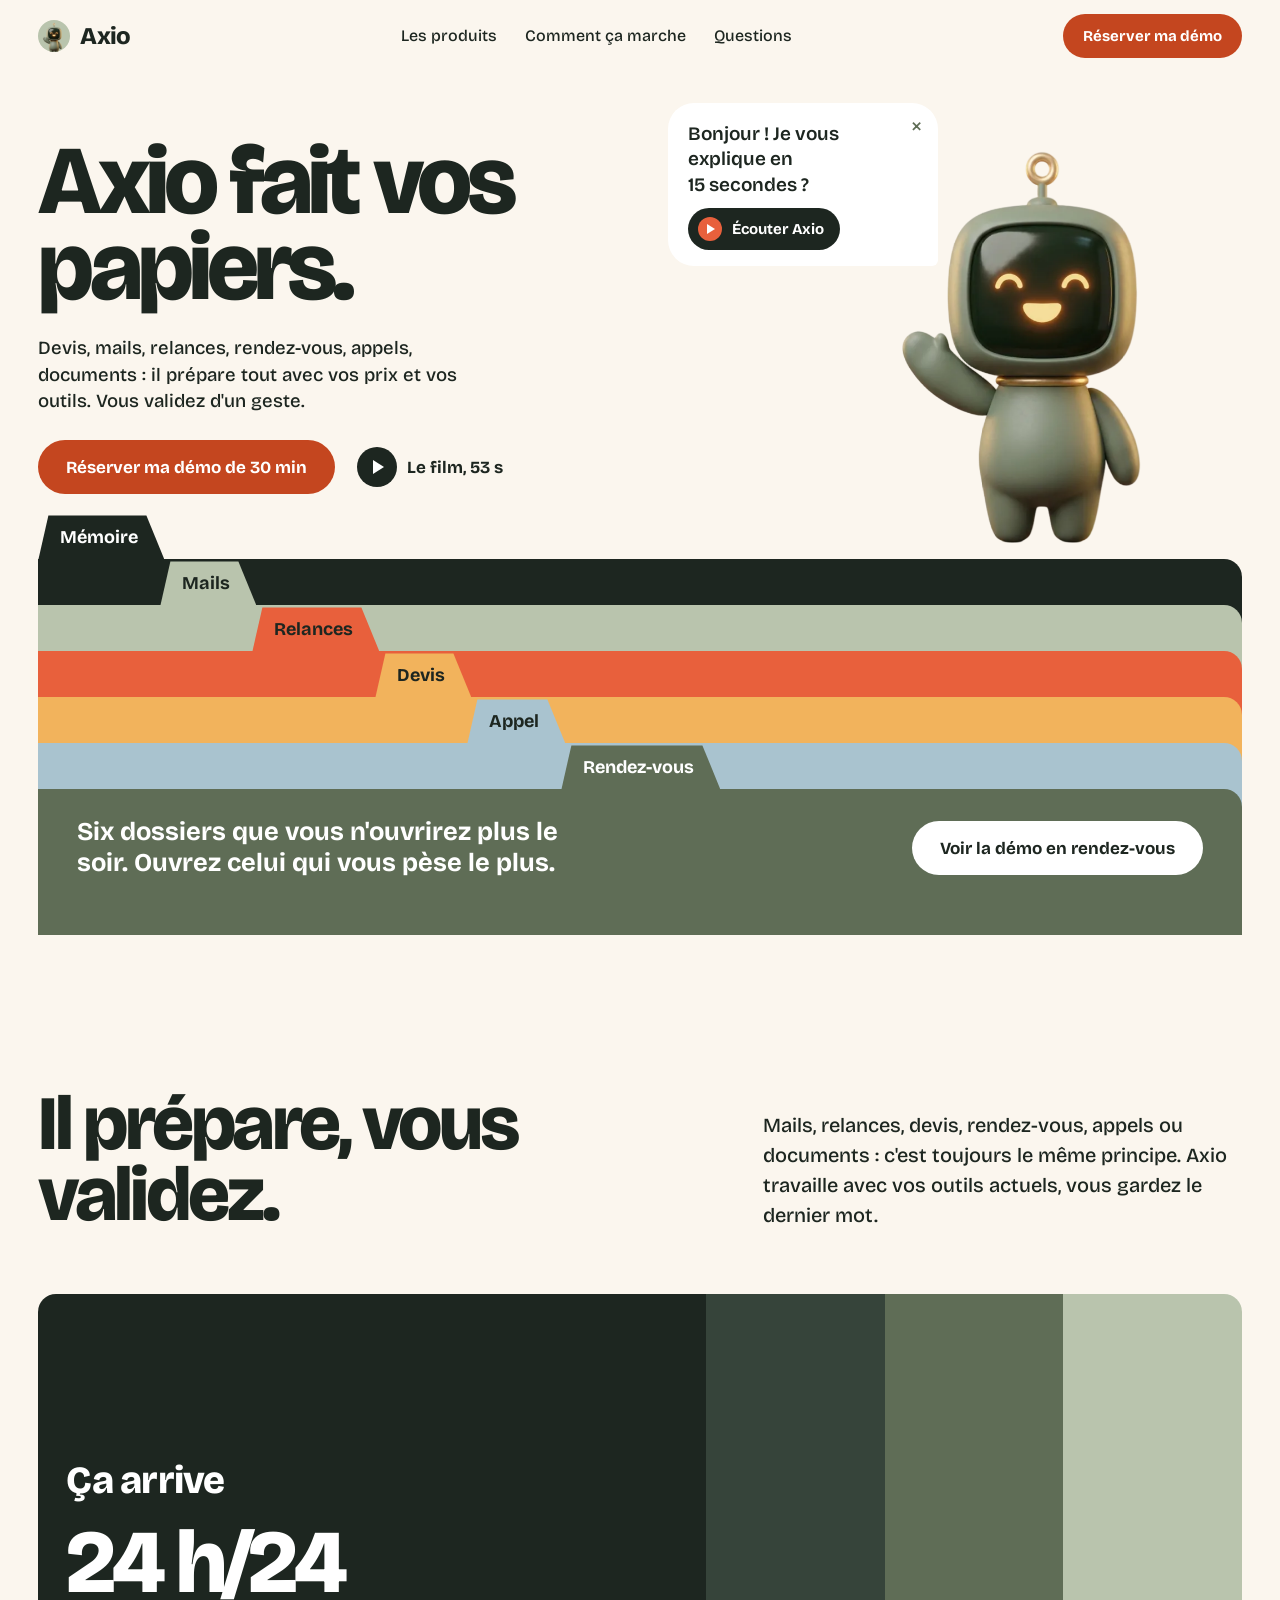
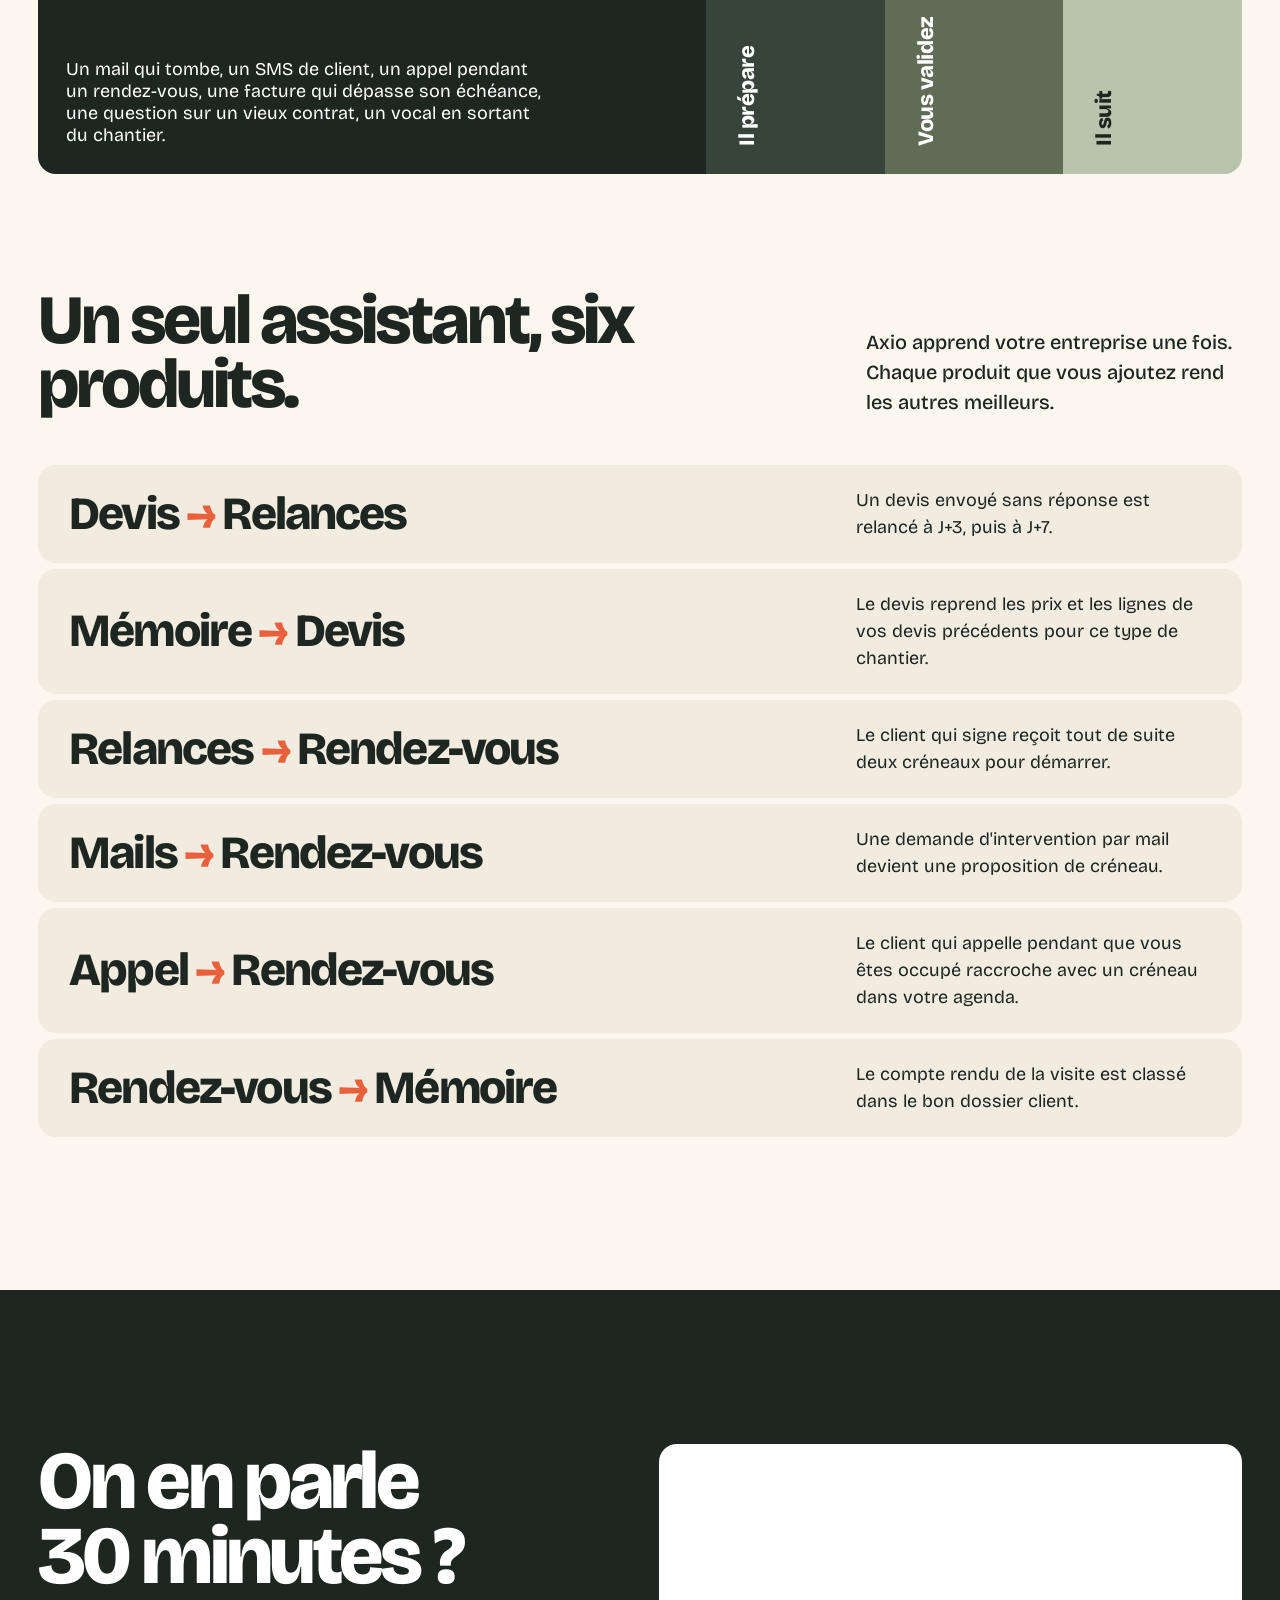
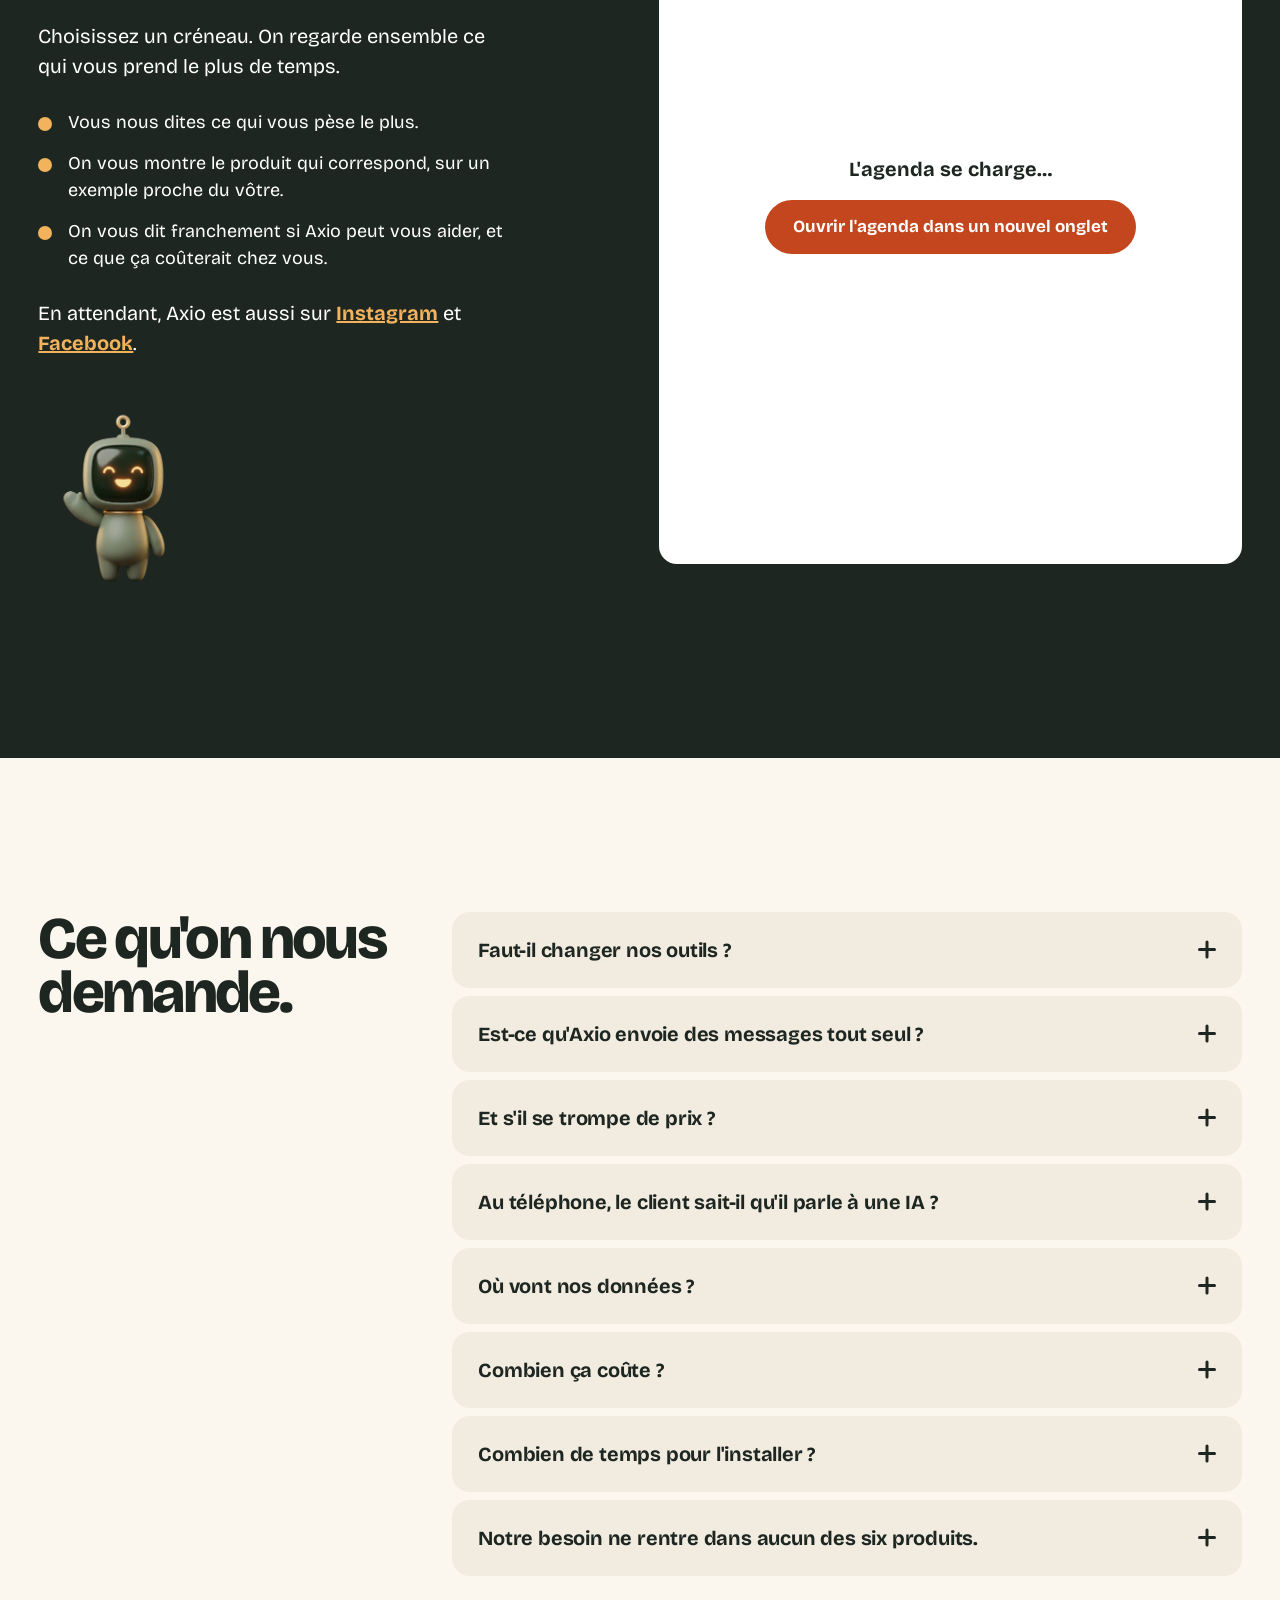
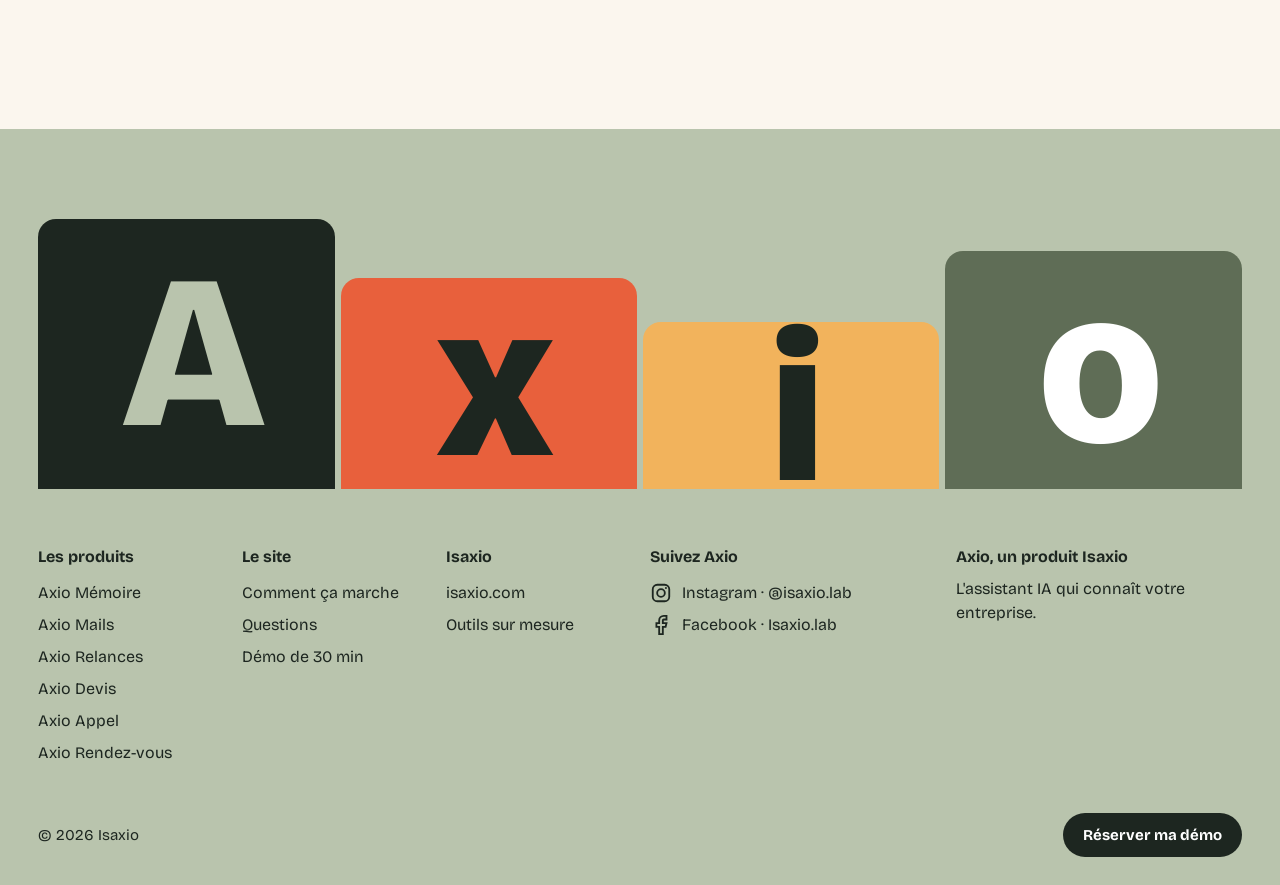
<file: index.html>
<!doctype html>
<html lang="fr">
<head>
<meta charset="utf-8">
<meta name="viewport" content="width=device-width,initial-scale=1,viewport-fit=cover">
<title>Axio · l'assistant qui fait vos papiers</title>
<meta name="description" content="Axio prépare vos devis, trie vos mails, relance vos clients, cale vos rendez-vous, décroche vos appels et retrouve vos documents. Avec vos prix et vos outils. Vous validez.">
<meta property="og:title" content="Axio fait vos papiers.">
<meta property="og:description" content="Devis, mails, relances, rendez-vous, appels, documents : Axio prépare tout avec vos prix et vos outils. Vous validez d'un geste.">
<meta property="og:image" content="https://axio-assistant.com/media/axio-coucou.webp">
<link rel="icon" href="media/axio-coucou.webp">
<link rel="preconnect" href="https://fonts.googleapis.com">
<link rel="preconnect" href="https://fonts.gstatic.com" crossorigin>
<link rel="stylesheet" href="https://fonts.googleapis.com/css2?family=Bricolage+Grotesque:opsz,wght@12..96,500;12..96,700;12..96,800&display=swap">
<script defer src="https://cloud.umami.is/script.js" data-website-id="991af07d-b9c7-4dd4-945d-59c8b4f9254d"></script>
<style>
:root{
  color-scheme:light;
  --ground:#fbf6ee;   /* crème chaud */
  --ink:#1d2620;      /* vert presque noir */
  --sage:#5f6d56;     /* sauge foncé */
  --sage-l:#b9c4ad;   /* le corps d'Axio, en clair */
  --coral:#e8603c;    /* l'action */
  --amber:#f2b35c;    /* ses yeux */
  --paper:#ffffff;
  --f:"Bricolage Grotesque",system-ui,sans-serif;
  --m:clamp(16px,3vw,40px);
  --ease:cubic-bezier(.16,1,.3,1);
  --r:18px;
}
*{box-sizing:border-box;margin:0}
button{font-family:inherit}
html{scroll-behavior:smooth}
body{background:var(--ground);color:var(--ink);font-family:var(--f);font-size:18px;line-height:1.5;-webkit-font-smoothing:antialiased;overflow-x:hidden}
a{color:inherit}
img,video{display:block;max-width:100%}
:focus-visible{outline:3px solid var(--coral);outline-offset:3px}
h1,h2,h3{font-weight:800;letter-spacing:-.045em;line-height:.92}
.wrap{padding-left:var(--m);padding-right:var(--m)}

/* boutons */
.btn{display:inline-flex;align-items:center;justify-content:center;gap:10px;min-height:54px;padding:0 28px;border:0;border-radius:999px;background:#c4461f;color:#fff;font:700 17px var(--f);text-decoration:none;cursor:pointer;transition:transform .2s var(--ease),background-color .2s,color .2s}
.btn:hover{background:#a63a17}
.btn:active{transform:scale(.97)}
.btn.ink{background:var(--ink);color:#fff}
.btn.ink:hover{background:#000}
.btn.paper{background:var(--paper);color:var(--ink)}
.btn.paper:hover{background:var(--ink);color:#fff}

/* barre */
.bar{display:flex;align-items:center;justify-content:space-between;gap:20px;padding:14px var(--m)}
.mark{display:flex;align-items:center;gap:10px;font-weight:800;font-size:24px;letter-spacing:-.03em;text-decoration:none}
.mark img{width:32px;height:32px;object-fit:cover;object-position:50% 16%;border-radius:50%;background:var(--sage-l)}
.bar nav{display:flex;gap:28px;font-size:16px;font-weight:500}
.bar nav a{text-decoration:none}
.bar nav a:hover{color:var(--coral)}
.bar .btn{min-height:44px;padding:0 20px;font-size:15px}

/* haut de page */
.hero{display:grid;grid-template-columns:minmax(0,7fr) minmax(0,5fr);gap:var(--m);align-items:end;padding:clamp(12px,2.4vw,36px) var(--m) 0}
.hero h1{font-size:clamp(56px,7.6vw,128px);line-height:.88;letter-spacing:-.05em;max-width:9ch}
.hero .lead{font-size:clamp(18px,1.45vw,22px);line-height:1.45;max-width:36ch;margin-top:24px;font-weight:500}
.hero .acts{display:flex;flex-wrap:wrap;gap:12px 22px;align-items:center;margin-top:24px}
.film{display:inline-flex;align-items:center;gap:10px;font-weight:700;font-size:17px;background:none;border:0;cursor:pointer;color:var(--ink);padding:8px 0}
.film i{width:40px;height:40px;border-radius:50%;background:var(--ink);display:grid;place-items:center;transition:background-color .2s}
.film i::before{content:"";border-left:11px solid #fff;border-top:7px solid transparent;border-bottom:7px solid transparent;margin-left:3px}
.film:hover i{background:var(--coral)}

.axio{position:relative;justify-self:end;width:min(100%,400px);margin-bottom:-104px;z-index:7;pointer-events:none}
.axio .bulle{pointer-events:auto}
.axio img{width:100%;height:auto;transform-origin:50% 92%;animation:souffle 4.5s ease-in-out infinite}
.axio.parle img{animation:parle .42s ease-in-out infinite alternate}
@keyframes souffle{50%{transform:translateY(-6px) rotate(-1deg)}}
@keyframes parle{to{transform:translateY(-4px) scale(1.012)}}
.bulle{position:absolute;right:76%;top:0;width:270px;background:var(--paper);color:var(--ink);border-radius:26px 26px 6px 26px;padding:18px 40px 16px 20px;font-weight:600;font-size:17px;line-height:1.35;opacity:0;transform:translateY(10px) scale(.96);transition:opacity .45s var(--ease),transform .45s var(--ease)}
.bulle.on{opacity:1;transform:none}
.bulle .lire{display:flex;align-items:center;gap:10px;margin-top:10px;background:var(--ink);color:#fff;border:0;border-radius:999px;padding:9px 16px 9px 10px;font-weight:700;font-size:15px;cursor:pointer;transition:background-color .2s}
.bulle .lire:hover{background:var(--coral)}
.bulle .lire i{width:24px;height:24px;border-radius:50%;background:var(--coral);display:grid;place-items:center}
.bulle .lire i::before{content:"";border-left:8px solid #fff;border-top:5px solid transparent;border-bottom:5px solid transparent;margin-left:2px}
.bulle.lit .lire i::before{border:0;width:8px;height:8px;background:#fff;margin:0}
.bulle .ferme{position:absolute;top:8px;right:10px;background:none;border:0;font-size:22px;line-height:1;color:var(--sage);cursor:pointer;padding:4px 6px}
.bulle .ferme:hover{color:var(--ink)}
.sous{display:block;min-height:2.7em;font-size:19px}

/* classeur : les six dossiers */
.classeur{position:relative;margin:64px var(--m) 0;height:376px;scroll-margin-top:70px;transition:height .5s var(--ease)}
.dossier{position:absolute;left:0;right:0;bottom:0;border-radius:0 var(--r) 0 0;transition:top .5s var(--ease),transform .35s var(--ease)}
.dossier .onglet{position:absolute;bottom:100%;height:44px;display:flex;align-items:center;padding:0 26px 0 22px;border:0;font:700 18px var(--f);color:inherit;background:inherit;cursor:pointer;clip-path:polygon(0 100%,10px 0,calc(100% - 18px) 0,100% 100%);border-radius:10px 0 0 0;transition:padding .25s,left .35s var(--ease),height .3s var(--ease),font-size .3s var(--ease),opacity .25s}
.dossier .onglet .ct{display:none}
.dossier .onglet:hover{padding-bottom:6px}
.classeur:not(.ouvert) .dossier:not(.d6):hover{transform:translateY(-8px)}
.classeur:not(.ouvert) .dossier:not(.d6){cursor:pointer}
.d1{top:0}.d1 .onglet{left:0}
.d2{top:46px}.d2 .onglet{left:19%}
.d3{top:92px}.d3 .onglet{left:38%}
.d4{top:138px}.d4 .onglet{left:57%}
.d5{top:184px}.d5 .onglet{left:76%}
.d6{top:230px}.d6 .onglet{right:0}
.c-memoire{background:var(--ink);color:#fff}
.c-mails{background:var(--sage-l);color:var(--ink)}
.c-relances{background:var(--coral);color:var(--ink)}
.c-devis{background:var(--amber);color:var(--ink)}
.c-appel{background:#a9c3cf;color:var(--ink)}
.c-rdv{background:var(--sage);color:#fff}
.intro{display:flex;justify-content:space-between;align-items:center;gap:24px;flex-wrap:wrap;padding:28px clamp(20px,3vw,40px)}
.intro p{font-size:clamp(20px,2vw,28px);font-weight:700;line-height:1.2;max-width:30ch}
.contenu{display:none}

/* dossier ouvert */
.classeur.ouvert{height:auto}
.classeur.ouvert .dossier{top:0;bottom:auto}
.classeur.ouvert .intro{display:none}
.classeur.ouvert .dossier:not(.actif){height:60px}
.classeur.ouvert .dossier.actif{position:relative;z-index:6}
.classeur.ouvert .dossier.actif .contenu{display:grid}
.dossier.actif .onglet{padding-bottom:0}
.contenu{position:relative;grid-template-columns:repeat(12,minmax(0,1fr));gap:clamp(20px,3vw,40px);align-items:center;padding:clamp(40px,5vw,72px) clamp(20px,3vw,48px)}
.contenu .txt{grid-column:1 / span 6}
.contenu .vis{grid-column:7 / span 6;position:relative;display:flex;justify-content:flex-start;align-items:end;min-height:480px}
.contenu h2{font-size:clamp(44px,5.4vw,88px)}
.contenu .what{font-size:clamp(22px,2.1vw,32px);font-weight:700;line-height:1.12;letter-spacing:-.02em;margin-top:16px;max-width:24ch}
.contenu ul{list-style:none;padding:0;margin-top:24px;display:grid;gap:12px;max-width:54ch}
.contenu li{padding-left:28px;position:relative}
.contenu li::before{content:"";position:absolute;left:0;top:.5em;width:13px;height:13px;border-radius:50%;background:currentColor;opacity:.85}
.c-memoire li::before,.c-rdv li::before{background:var(--amber);opacity:1}
.contenu .remp{margin-top:22px;max-width:54ch;font-weight:500}
.contenu .remp b{font-weight:800}
.contenu .btn{margin-top:28px}
.fermer{position:absolute;top:16px;right:18px;background:none;border:0;color:inherit;font:700 15px var(--f);cursor:pointer;opacity:.75;padding:8px}
.fermer:hover{opacity:1}
.pose{width:min(62%,380px);height:auto;position:relative;z-index:2}
@media (min-width:901px){.pose[src*="telephone"]{margin-left:-17%}} /* Axio au téléphone : décalé pour que la carte ne cache pas son visage */
.ui-float{position:absolute;z-index:3;right:0;bottom:4%;width:min(64%,380px)!important}

/* repère : onglet actif, bandeau collant */
.classeur.ouvert .dossier:not(.actif) .onglet{height:38px;font-size:16px;opacity:.6}
.classeur.ouvert .dossier:not(.actif) .onglet:hover{opacity:1}
.classeur.ouvert .dossier.actif .onglet{height:58px;font-size:22px;padding:0 34px 0 26px}
.ici{grid-column:1 / -1;position:sticky;top:10px;z-index:4;justify-self:start;display:flex;align-items:center;gap:14px;padding:8px 10px 8px 18px;border-radius:999px;background:var(--paper);color:var(--ink);font-weight:700;font-size:15px;margin:-12px 0 8px}
.ici b{font-weight:800}
.ici .fermer{position:static;opacity:1;color:#fff;background:var(--ink);border-radius:999px;padding:8px 14px;font-size:14px}
.ici .fermer:hover{background:#c4461f}

/* le dossier papier, sorti du classeur et ouvert au centre */
.bureau{position:fixed;inset:0;z-index:60;display:grid;place-items:center;background:rgba(29,38,32,0);perspective:1500px;transition:background-color .5s var(--ease);padding:16px}
.bureau[hidden]{display:none}
.bureau.on{background:rgba(29,38,32,.62)}
.dos3d{position:relative;width:min(1200px,96vw);height:min(720px,calc(100svh - 64px));transform-style:preserve-3d;--c:#e8603c;--cl:#f6d5c8;--fg:#1d2620}
.dos3d .page{position:absolute;top:0;bottom:0;width:50%;overflow:auto;overscroll-behavior:contain}
.dos3d .droite{left:50%;background:var(--cl);color:var(--ink);border-radius:0 14px 14px 0;padding:clamp(28px,3.4vw,52px);display:flex;align-items:center;justify-content:center;box-shadow:0 40px 80px -30px rgba(0,0,0,.6);overflow:visible}
.dos3d .droite .vis{position:relative;width:100%;display:flex;justify-content:flex-start;align-items:end;min-height:440px}
.dos3d .onglet3d{position:absolute;bottom:100%;right:48px;height:46px;display:flex;align-items:center;padding:0 28px;background:var(--cl);color:var(--ink);font-weight:800;font-size:19px;clip-path:polygon(0 100%,12px 0,calc(100% - 12px) 0,100% 100%);border-radius:10px 10px 0 0}
.dos3d .couv{position:absolute;left:50%;top:0;bottom:0;width:50%;transform-origin:0 50%;transform-style:preserve-3d;z-index:3}
.dos3d .face{position:absolute;inset:0;backface-visibility:hidden;-webkit-backface-visibility:hidden}
.dos3d .front{background:var(--c);color:var(--fg);border-radius:0 14px 14px 0;padding:clamp(28px,4vw,60px);display:flex;flex-direction:column;justify-content:space-between}
.dos3d .front .etiq{align-self:flex-start;background:#fffdf8;color:var(--ink);padding:18px 26px;border-radius:6px;transform:rotate(-1.5deg);font-weight:800;font-size:clamp(26px,2.8vw,42px);letter-spacing:-.03em;line-height:1}
.dos3d .front .etiq small{display:block;font-weight:600;font-size:14px;letter-spacing:0;color:#55605a;margin-bottom:6px}
.dos3d .front .pli{align-self:flex-end;font-weight:700;font-size:15px;opacity:.7}
.dos3d .back{transform:rotateY(180deg);background:#f3eadb;color:var(--ink);border-radius:14px 0 0 14px;padding:clamp(28px,3.4vw,52px);overflow:auto;overscroll-behavior:contain}
.dos3d .ombre-d{position:absolute;inset:0;background:#1d2620;opacity:0;pointer-events:none;border-radius:inherit;z-index:2}
.dos3d .ombre{position:absolute;inset:0;background:#000;opacity:0;pointer-events:none;border-radius:inherit}
.dos3d .back h2{font-size:clamp(40px,4.4vw,72px)}
.dos3d .back .what{font-size:clamp(20px,1.8vw,27px);font-weight:700;line-height:1.15;letter-spacing:-.02em;margin-top:14px;max-width:26ch}
.dos3d .back ul{list-style:none;padding:0;margin-top:20px;display:grid;gap:10px}
.dos3d .back li{padding-left:26px;position:relative;font-size:17px}
.dos3d .back li::before{content:"";position:absolute;left:0;top:.5em;width:12px;height:12px;border-radius:50%;background:var(--c)}
.dos3d .back .remp{margin-top:18px;font-size:16px;font-weight:500}
.dos3d .back .remp b{font-weight:800}
.dos3d .back .btn{margin-top:22px}
.dos3d .ici{display:none}
.bureau .fermer3d{position:absolute;top:16px;right:16px;z-index:70;background:var(--paper);color:var(--ink);border:0;border-radius:999px;padding:12px 20px;font:700 16px var(--f);cursor:pointer}
.bureau .fermer3d:hover{background:#c4461f;color:#fff}
.mob-txt{display:none}
@media (max-width:900px){
  .dos3d{width:94vw;height:calc(100svh - 110px);margin-top:44px}
  .dos3d .droite{left:0;width:100%;border-radius:14px;display:block;padding:24px 18px 32px;overflow:auto}
  .dos3d .droite .vis{min-height:0;flex-direction:column;align-items:center;margin-top:28px}
  .dos3d .droite .vis .pose{width:min(70%,260px)}
  .dos3d .droite .ui-float{position:relative;inset:auto!important;width:100%!important;margin-top:-30px}
  .dos3d .couv{left:0;width:100%;transform-origin:50% 0}
  .dos3d .front{border-radius:14px}
  .dos3d .back{display:none}
  .dos3d .onglet3d{right:auto;left:20px;height:38px;font-size:16px}
  .mob-txt{display:block}
  .mob-txt h2{font-size:clamp(38px,11vw,56px)}
  .mob-txt .what{font-size:21px;font-weight:700;line-height:1.15;margin-top:12px}
  .mob-txt ul{list-style:none;padding:0;margin-top:18px;display:grid;gap:10px}
  .mob-txt li{padding-left:24px;position:relative}
  .mob-txt li::before{content:"";position:absolute;left:0;top:.5em;width:11px;height:11px;border-radius:50%;background:var(--c)}
  .mob-txt .remp{margin-top:16px}
  .mob-txt .btn{margin-top:20px;width:100%}
}

/* fragments d'interface (le produit, dessiné en HTML) */
[data-ui]{background:var(--paper);color:var(--ink);border-radius:16px;width:min(100%,500px);font-size:15px;line-height:1.4;overflow:hidden;box-shadow:0 30px 60px -30px rgba(0,0,0,.45)}
[data-ui] header{display:flex;align-items:center;justify-content:space-between;gap:10px;padding:14px 18px;background:#f3efe7;font-weight:700;font-size:14px}
[data-ui] header small{font-weight:500;color:#55605a;font-size:13px}
[data-ui] .row{display:grid;grid-template-columns:auto minmax(0,1fr) auto;gap:12px;align-items:center;padding:12px 18px;border-top:1px solid #efe9df}
[data-ui] .row .av{width:34px;height:34px;flex:none;border-radius:50%;display:grid!important;place-items:center;font-weight:700;font-size:12px;line-height:1;background:#e7ece1;color:var(--sage);overflow:visible;white-space:nowrap}
[data-ui] .row b{display:block;font-size:14px}
[data-ui] .row span{display:block;color:#55605a;font-size:13px;white-space:nowrap;overflow:hidden;text-overflow:ellipsis}
[data-ui] .tag{font-size:12px;font-weight:700;padding:4px 10px;border-radius:999px;white-space:nowrap}
.t-ok{background:#e1f0e7;color:#2e7d5b}.t-co{background:#fde6dd;color:#b2421f}.t-am{background:#fdf0da;color:#8a5a12}.t-bad{background:#f9e4e1;color:#c0392b}
[data-ui] .foot{display:flex;justify-content:space-between;align-items:center;gap:12px;padding:14px 18px;background:#f3efe7;font-size:14px}
[data-ui] .foot b{font-size:20px;letter-spacing:-.02em}
[data-ui] .mini{display:inline-flex;align-items:center;min-height:34px;padding:0 14px;border-radius:999px;background:#c4461f;color:#fff;font-weight:700;font-size:13px;border:0}

/* Mémoire : question → réponse */
.ask{margin:16px 18px 6px;display:flex;align-items:center;gap:10px;padding:12px 14px;border-radius:12px;background:#f3efe7;font-weight:600}
.ask::before{content:"";width:14px;height:14px;border:2.5px solid var(--sage);border-radius:50%;flex:none}
.ans{padding:10px 18px 16px;font-size:15px}
.ans p{margin-bottom:10px}
.src{display:inline-block;margin:2px 4px 0 0;padding:3px 9px;border-radius:999px;background:#e7ece1;color:var(--sage);font-weight:700;font-size:12px}
.kpis{display:grid;grid-template-columns:repeat(3,1fr);gap:1px;background:#efe9df;border-top:1px solid #efe9df}
.kpis div{background:#fff;padding:12px 18px}
.kpis small{display:block;color:#55605a;font-size:12px}
.kpis b{font-size:22px;letter-spacing:-.02em}

/* Devis */
.dl{display:grid;grid-template-columns:minmax(0,1fr) auto;gap:4px 12px;padding:10px 18px;border-top:1px solid #efe9df}
.dl b{font-size:14px}
.dl em{font-style:normal;font-size:12px;color:#55605a}
.dl .m{font-weight:700;font-variant-numeric:tabular-nums;grid-row:span 2;align-self:center}
.oubli{margin:10px 18px;padding:10px 12px;border-radius:12px;background:#fdf0da;font-size:14px;display:flex;justify-content:space-between;gap:10px;align-items:center}
.oubli b{color:#8a5a12}

/* Rendez-vous : SMS */
.sms{padding:14px 18px;display:grid;gap:10px}
.sms p{max-width:84%;padding:10px 14px;border-radius:16px;font-size:14px}
.sms .them{background:#f3efe7;border-bottom-left-radius:4px}
.sms .me{background:var(--sage);color:#fff;justify-self:end;border-bottom-right-radius:4px}
.sms small{display:block;font-size:11px;opacity:.75;margin-bottom:2px}

/* il prépare, vous validez : accordéon */
.how{padding:clamp(96px,12vw,180px) var(--m) clamp(72px,9vw,128px)}
.how-head{display:grid;grid-template-columns:repeat(12,minmax(0,1fr));gap:clamp(20px,3vw,40px);align-items:end}
.how-head h2{grid-column:1 / span 6;font-size:clamp(48px,6vw,96px)}
.how-head p{grid-column:8 / span 5;font-size:20px;font-weight:500}
.acc{display:flex;margin-top:64px;height:480px;border-radius:var(--r);overflow:hidden}
.st{flex:1 1 0;min-width:0;position:relative;border:0;text-align:left;cursor:pointer;color:#fff;padding:28px;transition:flex-grow .45s var(--ease);font-family:inherit;display:block}
.st[aria-expanded="true"]{flex-grow:5;cursor:default}
.st:nth-child(1){background:#1d2620}.st:nth-child(2){background:#36443a}.st:nth-child(3){background:#5f6d56;}.st:nth-child(4){background:#b9c4ad;color:var(--ink)}
.st .nm{position:absolute;left:28px;bottom:28px;font-weight:800;font-size:22px;letter-spacing:-.02em;transform-origin:left bottom;transform:rotate(-90deg) translateY(100%);white-space:nowrap}
.st[aria-expanded="true"] .nm{position:static;transform:none;font-size:clamp(30px,3vw,44px);display:block;line-height:1}
.st .bd{position:absolute;left:28px;right:28px;bottom:28px;font-size:18px;max-width:40ch;opacity:0;transition:opacity .3s}
.st[aria-expanded="true"] .bd{opacity:1;transition-delay:.2s}
.st .hr{display:block;font-size:clamp(56px,7vw,110px);font-weight:800;letter-spacing:-.05em;line-height:1;margin-top:18px;opacity:0;transition:opacity .3s}
.st[aria-expanded="true"] .hr{opacity:1;transition-delay:.2s}

/* ensemble : liste en grand texte */
.ens{padding:0 var(--m) clamp(96px,12vw,180px)}
.ens-head{display:grid;grid-template-columns:repeat(12,minmax(0,1fr));gap:clamp(20px,3vw,40px);align-items:end;margin-bottom:48px}
.ens-head h2{grid-column:1 / span 7;font-size:clamp(44px,5.4vw,88px)}
.ens-head p{grid-column:9 / span 4;font-size:20px;font-weight:500}
.liens{list-style:none;padding:0;display:grid;gap:6px}
.liens li{display:grid;grid-template-columns:repeat(12,minmax(0,1fr));gap:clamp(20px,3vw,40px);align-items:center;padding:22px clamp(20px,2.4vw,32px);border-radius:var(--r);background:#f1ebe0;transition:background-color .25s,color .25s}
.liens li:hover{background:var(--ink);color:#fff}
.liens .pair{grid-column:1 / span 7;font-weight:800;font-size:clamp(28px,3.6vw,58px);letter-spacing:-.04em;line-height:1}
.liens .pair i{font-style:normal;color:var(--coral)}
.liens p{grid-column:9 / span 4;font-size:18px}

/* démo + Calendly */
.demo{background:var(--ink);color:#fff;padding:clamp(96px,12vw,170px) var(--m);display:grid;grid-template-columns:repeat(12,minmax(0,1fr));gap:clamp(24px,3vw,48px);align-items:start}
.demo .txt{grid-column:1 / span 6;position:sticky;top:40px}
.demo h2{font-size:clamp(52px,6.4vw,108px);max-width:9ch}
.demo .txt>p{font-size:20px;margin-top:26px;max-width:36ch}
.demo ul{list-style:none;padding:0;margin-top:28px;display:grid;gap:14px;font-size:18px;max-width:40ch}
.demo li{padding-left:30px;position:relative}
.demo li::before{content:"";position:absolute;left:0;top:.45em;width:14px;height:14px;border-radius:50%;background:var(--amber)}
.demo .suivre{margin-top:26px;font-size:18px}
.demo .suivre a{color:var(--amber);font-weight:700}
.demo .pose-demo{width:170px;height:auto;margin-top:36px}
.cal{grid-column:7 / span 6;background:var(--paper);border-radius:var(--r);min-height:720px;overflow:hidden;position:relative}
.cal .calendly-inline-widget{min-width:300px;height:720px}
.cal-wait{position:absolute;inset:0;display:grid;place-items:center;align-content:center;gap:16px;color:var(--ink);text-align:center;padding:30px}
.cal-wait p{font-weight:700;font-size:20px}

/* questions */
.faq{padding:clamp(96px,12vw,170px) var(--m);display:grid;grid-template-columns:repeat(12,minmax(0,1fr));gap:clamp(20px,3vw,40px);align-items:start}
.faq h2{grid-column:1 / span 4;font-size:clamp(44px,4.6vw,76px);position:sticky;top:96px}
.faq .list{grid-column:5 / span 8;display:grid;gap:8px}
.faq details{background:#f1ebe0;border-radius:var(--r);transition:background-color .25s}
.faq details[open]{background:var(--coral)}
.faq summary{list-style:none;cursor:pointer;display:flex;justify-content:space-between;align-items:center;gap:20px;min-height:76px;padding:18px 26px;font-weight:700;font-size:20px;letter-spacing:-.01em}
.faq summary::-webkit-details-marker{display:none}
.faq summary i{position:relative;width:18px;height:18px;flex:none}
.faq summary i::before,.faq summary i::after{content:"";position:absolute;left:0;top:7.5px;width:18px;height:3px;background:currentColor;border-radius:2px;transition:transform .25s var(--ease)}
.faq summary i::after{transform:rotate(90deg)}
.faq details[open] summary i::after{transform:rotate(0)}
.faq details p{padding:0 26px 24px;font-size:17px;max-width:60ch}

/* pied de page */
footer{background:var(--sage-l);color:var(--ink);padding:clamp(56px,7vw,96px) var(--m) 28px}
.blocks{display:flex;gap:6px;align-items:flex-end;height:clamp(150px,30svh,300px)}
.blocks span{flex:1;display:grid;place-items:center;border-radius:var(--r) var(--r) 0 0;font-weight:800;font-size:clamp(80px,17vw,280px);letter-spacing:-.06em;line-height:.8;overflow:hidden}
.blocks span:nth-child(1){height:100%;background:var(--ink);color:var(--sage-l)}
.blocks span:nth-child(2){height:78%;background:var(--coral);color:var(--ink)}
.blocks span:nth-child(3){height:62%;background:var(--amber);color:var(--ink)}
.blocks span:nth-child(4){height:88%;background:var(--sage);color:var(--paper)}
.f-links{display:grid;grid-template-columns:repeat(12,minmax(0,1fr));gap:20px;margin-top:56px;font-size:16px}
.f-links nav{grid-column:span 2;display:grid;gap:8px;align-content:start}
.f-links .reseaux{grid-column:span 3}
.reseaux a{display:inline-flex;align-items:center;gap:10px}
.reseaux svg{width:22px;height:22px;fill:none;stroke:currentColor;stroke-width:2;stroke-linecap:round;flex:none}
.reseaux svg .pt{fill:currentColor;stroke:none}
.f-links nav b{font-size:16px;margin-bottom:4px}
.f-links a{text-decoration:none}
.f-links a:hover{color:var(--coral)}
.f-links .by{grid-column:10 / span 3;display:grid;gap:8px;align-content:start}
.f-last{display:flex;justify-content:space-between;align-items:center;gap:16px;flex-wrap:wrap;margin-top:48px;font-size:15px}
.f-last .btn{min-height:44px;padding:0 20px;font-size:15px}

/* film */
dialog.film-d{margin:auto;inset:0;max-height:90svh;border:0;padding:0;background:#000;border-radius:var(--r);width:min(92vw,1100px);overflow:hidden}
dialog.film-d::backdrop{background:rgba(29,38,32,.82)}
dialog.film-d video{width:100%;height:auto}
dialog.film-d form{position:absolute;top:10px;right:10px}
dialog.film-d form button{width:44px;height:44px;border-radius:50%;border:0;background:#fff;font-size:24px;cursor:pointer}

/* entrées */
.rv{opacity:0;transform:translateY(24px);transition:opacity .7s var(--ease),transform .7s var(--ease)}
.rv.in{opacity:1;transform:none}
.rv.w1{transition-delay:.07s}.rv.w2{transition-delay:.14s}.rv.w3{transition-delay:.21s}.rv.w4{transition-delay:.28s}
.no-js .rv{opacity:1;transform:none}
[data-ui] .row,.dl{transition:opacity .5s var(--ease),transform .5s var(--ease)}
.vis:not(.in) [data-ui] .row,.vis:not(.in) .dl{opacity:0;transform:translateX(16px)}
.vis.in [data-ui] .row:nth-child(n){transition-delay:calc(var(--i,0) * 90ms + .2s)}

@media (max-width:900px){
  .bar nav{display:none}
  .hero{grid-template-columns:1fr;padding-top:12px}
  .hero h1{font-size:clamp(56px,17vw,96px)}
  .hero .lead{margin-top:24px}
  .axio{order:-1;width:min(62%,260px);justify-self:end;margin-bottom:-8px}
  .bulle{right:72%;top:4%;width:180px;font-size:15px;padding:14px 32px 13px 14px}
  .sous{font-size:16px}
  .classeur{height:420px;margin-top:56px}
  .dossier .onglet{height:38px;font-size:11px;padding:0 2px;width:16.666%;justify-content:center;clip-path:polygon(0 100%,6px 0,calc(100% - 8px) 0,100% 100%);letter-spacing:-.01em}
  .contenu h2{font-size:clamp(38px,11vw,56px)}
  .dossier .onglet .lg{display:none}.dossier .onglet .ct{display:inline}
  .d1 .onglet{left:0}.d2 .onglet{left:16.666%}.d3 .onglet{left:33.333%}.d4 .onglet{left:50%}.d5 .onglet{left:66.666%}.d6 .onglet{left:83.333%;right:auto}
  .d2{top:40px}.d3{top:80px}.d4{top:120px}.d5{top:160px}.d6{top:200px}
  .intro .btn{width:100%}
  .contenu{grid-template-columns:1fr;gap:36px;padding:48px 18px 36px}
  .contenu .txt,.contenu .vis{grid-column:1}
  .contenu .vis{min-height:0;flex-direction:column;align-items:center}
  .contenu .btn{width:100%}
  .pose{width:min(78%,300px)}
  .ui-float{position:relative;inset:auto!important;margin-top:-40px;width:100%!important}
  .how-head{grid-template-columns:1fr}
  .how-head h2,.how-head p{grid-column:1}
  .acc{flex-direction:column;height:auto}
  .st{flex:none;padding:20px}
  .st .nm{position:static;transform:none;font-size:19px}
  .st .bd,.st .hr{display:none;position:static;opacity:1}
  .st[aria-expanded="true"] .bd,.st[aria-expanded="true"] .hr{display:block}
  .st[aria-expanded="true"] .bd{margin-top:14px}
  .ens-head,.liens li{grid-template-columns:1fr;gap:10px}
  .ens-head h2,.ens-head p,.liens .pair,.liens p{grid-column:1}
  .liens p{font-size:16px}
  .pose{width:min(78%,320px)}
  .demo,.faq{grid-template-columns:1fr}
  .demo .txt,.cal,.faq h2,.faq .list{grid-column:1}
  .demo .txt,.faq h2{position:static}
  .f-links{grid-template-columns:1fr 1fr}
  .f-links nav,.f-links .by{grid-column:auto}
  .f-links .reseaux{grid-column:1 / -1}
  .f-links .by{grid-column:1 / -1}
}
@media (prefers-reduced-motion:reduce){*{animation:none!important;transition:none!important;scroll-behavior:auto!important}.rv,.vis:not(.in) [data-ui] .row,.vis:not(.in) .dl{opacity:1!important;transform:none!important}}
</style>
</head>
<body class="no-js">
<header class="bar">
  <a class="mark" href="#accueil" aria-label="Axio, accueil"><img src="media/axio-coucou.webp" alt="">Axio</a>
  <nav aria-label="Principale"><a href="#produits">Les produits</a><a href="#comment">Comment ça marche</a><a href="#questions">Questions</a></nav>
  <a class="btn" href="#demo" data-umami-event="cta-demo-barre">Réserver ma démo</a>
</header>

<main id="accueil">
  <section class="hero" aria-labelledby="h1">
    <div>
      <h1 id="h1" class="rv">Axio fait vos papiers.</h1>
      <p class="lead rv w1">Devis, mails, relances, rendez-vous, appels, documents&nbsp;: il prépare tout avec vos prix et vos outils. Vous validez d'un geste.</p>
      <div class="acts rv w2">
        <a class="btn" href="#demo" data-umami-event="cta-demo-hero">Réserver ma démo de 30 min</a>
        <button class="film" type="button" id="film-btn" data-umami-event="film-play"><i></i>Le film, 53 s</button>
      </div>
    </div>
    <figure class="axio" id="axio">
      <img src="media/axio-coucou.webp" width="720" height="894" alt="Axio, le petit robot vert d'Isaxio, fait coucou.">
      <figcaption class="bulle" id="bulle" aria-live="polite">
        <button class="ferme" type="button" aria-label="Fermer la bulle">×</button>
        <span class="sous" id="sous">Bonjour ! Je vous explique en 15&nbsp;secondes&nbsp;?</span>
        <button class="lire" type="button" id="ecouter" data-umami-event="voix-accueil-play"><i></i><span>Écouter Axio</span></button>
      </figcaption>
    </figure>
  </section>

  <div class="classeur" id="produits" aria-label="Les six produits">
    <div class="dossier d1 c-memoire" id="memoire" data-id="memoire">
      <button class="onglet" type="button" aria-expanded="false" aria-controls="ct-memoire" data-umami-event="dossier-memoire"><span class="lg">Mémoire</span><span class="ct">Mémoire</span></button>
      <div class="contenu" id="ct-memoire">
        <p class="ici">Dossier <b>Axio Mémoire</b><button class="fermer" type="button">Refermer ×</button></p>
        <div class="txt">
      <h2 id="h-mem">Axio Mémoire</h2>
      <p class="what">Vous demandez, il retrouve. Tout ce que votre entreprise a écrit.</p>
      <ul>
        <li>Il se branche sur vos dossiers partagés, votre Drive, vos disques et vos mails, et classe chaque document par client, par type et par date.</li>
        <li>Vous posez une question en français, il répond en quelques secondes et vous montre le document, la page, le passage.</li>
        <li>Un tableau de bord clair : ce qui arrive à échéance, ce qui manque, client par client.</li>
        <li>Base fermée, droits par personne. Quand quelqu'un part, son savoir reste dans l'entreprise.</li>
      </ul>
      <p class="remp"><b>Ce qu'il remplace :</b> fouiller dans douze dossiers partagés, et appeler l'ancien qui se souvient où est le bon fichier.</p>
      <a class="btn" href="#demo" data-umami-event="cta-demo-memoire">Voir la démo en rendez-vous</a>
        </div>
        <div class="vis">
      <div data-ui aria-label="Exemple d'écran Axio Mémoire">
        <header>Mémoire de l'entreprise <small>4 218 documents · à jour</small></header>
        <div class="ask">Quels contrats arrivent à échéance d'ici mars ?</div>
        <div class="ans">
          <p><b>7 contrats.</b> Les trois plus proches : maintenance chauffage de la SCI Les Tilleuls le 14 janvier, espaces verts de la Résidence du Parc le 2 février, hébergement web du Cabinet Morel le 27 février.</p>
          <span class="src">Contrat 2023-041 · p. 2, art. 6</span><span class="src">Contrat 2024-007 · p. 1</span><span class="src">Devis D-2025-112</span>
        </div>
        <div class="kpis"><div><small>Documents</small><b>4 218</b></div><div><small>Clients suivis</small><b>312</b></div><div><small>À renouveler</small><b>7</b></div></div>
      </div>
        </div>
      </div>
    </div>
    <div class="dossier d2 c-mails" id="mails" data-id="mails">
      <button class="onglet" type="button" aria-expanded="false" aria-controls="ct-mails" data-umami-event="dossier-mails"><span class="lg">Mails</span><span class="ct">Mails</span></button>
      <div class="contenu" id="ct-mails">
        <p class="ici">Dossier <b>Axio Mails</b><button class="fermer" type="button">Refermer ×</button></p>
        <div class="txt">
      <h2 id="h-mails">Axio Mails</h2>
      <p class="what">Votre boîte triée et vos réponses prêtes. Neuf minutes le matin, et c'est fait.</p>
      <ul>
        <li>Pendant la nuit, il lit vos boîtes pro et perso. Le matin, les réponses sont prêtes, avec vos tarifs, vos créneaux et vos formules.</li>
        <li>Vous validez une réponse à la fois. Chaque passage dit d'où il vient : votre agenda, votre grille de tarifs, votre RIB.</li>
        <li>Il note ce que vous avez promis à qui et vous le rappelle le matin même.</li>
        <li>Il arrête les faux mails de l'URSSAF, de la banque ou d'un faux changement de RIB.</li>
      </ul>
      <p class="remp"><b>Ce qu'il remplace :</b> deux heures de mails par jour, et la réponse qui attend trois jours parce qu'il fallait retrouver un prix.</p>
      <a class="btn ink" href="#demo" data-umami-event="cta-demo-mails">Voir la démo en rendez-vous</a>
        </div>
        <div class="vis">
      <img class="pose" src="media/axio-enveloppes.webp" width="720" height="894" alt="Axio trie des enveloppes." loading="lazy">
      <div data-ui class="ui-float" aria-label="Exemple d'écran Axio Mails">
        <header>Ce matin · 07:42 <small>23 mails lus</small></header>
        <div class="row" style="--i:0"><span class="av">MG</span><div><b>Marc Garnier</b><span>Fuite chauffe-eau, appartement 3B</span></div><span class="tag t-ok">Réponse prête</span></div>
        <div class="row" style="--i:1"><span class="av">SD</span><div><b>Sophie Duran</b><span>Devis salle de bain</span></div><span class="tag t-ok">Réponse prête</span></div>
        <div class="row" style="--i:2"><span class="av">!</span><div><b>« URSSAF »</b><span>Changement de RIB urgent</span></div><span class="tag t-bad">Bloqué</span></div>
        <div class="foot"><span>8 réponses à valider</span><span class="mini">Commencer</span></div>
      </div>
        </div>
      </div>
    </div>
    <div class="dossier d3 c-relances" id="relances" data-id="relances">
      <button class="onglet" type="button" aria-expanded="false" aria-controls="ct-relances" data-umami-event="dossier-relances"><span class="lg">Relances</span><span class="ct">Relances</span></button>
      <div class="contenu" id="ct-relances">
        <p class="ici">Dossier <b>Axio Relances</b><button class="fermer" type="button">Refermer ×</button></p>
        <div class="txt">
      <h2 id="h-rel">Axio Relances</h2>
      <p class="what">L'argent qui dort revient. Sans que vous ayez à relancer.</p>
      <ul>
        <li>Les devis sans réponse sont relancés à J+3, puis à J+7, avec un nouveau lien pour signer.</li>
        <li>Les factures en retard sont relancées au bon moment, poliment d'abord, plus fermement ensuite.</li>
        <li>Si le client annonce un paiement ou répond, il s'arrête tout seul.</li>
        <li>Vous choisissez : chaque relance attend votre accord, ou elle part toute seule et vous êtes prévenu.</li>
      </ul>
      <p class="remp"><b>Ce qu'il remplace :</b> la relance qu'on oublie une fois sur trois, et les factures de plus de 30 jours qui dorment.</p>
      <a class="btn ink" href="#demo" data-umami-event="cta-demo-relances">Voir la démo en rendez-vous</a>
        </div>
        <div class="vis">
      <div data-ui aria-label="Exemple d'écran Axio Relances">
        <header>Argent qui dort <small>mis à jour ce matin</small></header>
        <div class="row" style="--i:0"><span class="av">TP</span><div><b>Thomas Petit · facture F-2026-114</b><span>2 380 € · échue depuis 41 jours</span></div><span class="tag t-co">2e relance prête</span></div>
        <div class="row" style="--i:1"><span class="av">AR</span><div><b>Amélie Roche · facture F-2026-121</b><span>2 600 € · échue depuis 33 jours</span></div><span class="tag t-co">Relance prête</span></div>
        <div class="row" style="--i:2"><span class="av">LM</span><div><b>Mme Leroy · devis D-2026-131</b><span>4 103 € · ouvert 2 fois, pas signé</span></div><span class="tag t-am">J+3 demain</span></div>
        <div class="row" style="--i:3"><span class="av">JB</span><div><b>J. Bernard · facture F-2026-109</b><span>1 860 € · « je paie vendredi »</span></div><span class="tag t-ok">Relances arrêtées</span></div>
        <div class="foot"><span>En retard</span><b>6 840 €</b></div>
      </div>
        </div>
      </div>
    </div>
    <div class="dossier d4 c-devis" id="devis" data-id="devis">
      <button class="onglet" type="button" aria-expanded="false" aria-controls="ct-devis" data-umami-event="dossier-devis"><span class="lg">Devis</span><span class="ct">Devis</span></button>
      <div class="contenu" id="ct-devis">
        <p class="ici">Dossier <b>Axio Devis</b><button class="fermer" type="button">Refermer ×</button></p>
        <div class="txt">
      <h2 id="h-devis">Axio Devis</h2>
      <p class="what">Vous dictez en sortant du chantier. Le devis est prêt avant d'arriver au camion.</p>
      <ul>
        <li>Un vocal, une photo ou le mail du client suffit. Le devis sort dans votre modèle, avec la bonne TVA.</li>
        <li><b>Il ne devine jamais vos prix.</b> Chaque ligne vient de votre grille ou de ce que vous avez dit. Le reste est marqué « à chiffrer ».</li>
        <li>Ce que vous oubliez souvent est signalé, avec son montant : le ragréage, la protection, l'évacuation.</li>
        <li>Le client signe en ligne. Les lignes partent ensuite dans votre logiciel de facturation.</li>
      </ul>
      <p class="remp"><b>Ce qu'il remplace :</b> 45 minutes par devis, le soir ou le dimanche, et le client qui signe ailleurs parce qu'il a eu sa réponse plus vite.</p>
      <a class="btn ink" href="#demo" data-umami-event="cta-demo-devis">Voir la démo en rendez-vous</a>
        </div>
        <div class="vis">
      <img class="pose" src="media/axio-devis.webp" width="720" height="894" alt="Axio tient un devis." loading="lazy">
      <div data-ui class="ui-float" aria-label="Exemple de devis préparé par Axio">
        <header>Devis · M. et Mme Martin <small>vocal de 0:42</small></header>
        <div class="dl"><b>Dépose baignoire et faïence</b><span class="m">480 €</span><em>votre grille · forfait</em></div>
        <div class="dl"><b>Receveur extra-plat</b><span class="m">890 €</span><em>votre grille · 1 u</em></div>
        <div class="dl"><b>Faïence murale, pose</b><span class="m">1 620 €</span><em>votre grille · 18 m²</em></div>
        <div class="oubli"><span>Souvent oublié : ragréage 6 m²</span><b>+108 €</b></div>
        <div class="foot"><span>Total HT</span><b>2 990 €</b></div>
      </div>
        </div>
      </div>
    </div>
    <div class="dossier d5 c-appel" id="appel" data-id="appel">
      <button class="onglet" type="button" aria-expanded="false" aria-controls="ct-appel" data-umami-event="dossier-appel"><span class="lg">Appel</span><span class="ct">Appel</span></button>
      <div class="contenu" id="ct-appel">
        <p class="ici">Dossier <b>Axio Appel</b><button class="fermer" type="button">Refermer ×</button></p>
        <div class="txt">
      <h2 id="h-appel">Axio Appel</h2>
      <p class="what">Vous êtes occupé, le téléphone sonne. Axio décroche.</p>
      <ul>
        <li>Vous gardez votre numéro. Il décroche seulement quand vous ne répondez pas, et il dit dès sa première phrase qu'il est une IA.</li>
        <li>Il comprend la demande, pose le rendez-vous dans votre agenda ou prend le message. <b>Il ne donne jamais de prix</b> et n'accepte rien à votre place.</li>
        <li>Une urgence&nbsp;? Vous êtes prévenu par SMS pendant l'appel. C'est vous qui décidez ce qui est urgent.</li>
        <li>Les démarcheurs sont écartés poliment. Après chaque appel, vous recevez le résumé et la conversation écrite.</li>
      </ul>
      <p class="remp"><b>Ce qu'il remplace :</b> la messagerie que personne n'écoute, et le client qui appelle le suivant sur sa liste parce que personne n'a décroché.</p>
      <a class="btn ink" href="#demo" data-umami-event="cta-demo-appel">Voir la démo en rendez-vous</a>
        </div>
        <div class="vis">
      <img class="pose" src="media/axio-telephone.webp" width="720" height="894" alt="Axio répond au téléphone." loading="lazy">
      <div data-ui class="ui-float" aria-label="Exemple d'appel décroché par Axio">
        <header>Appel · Mme Marchetti <small>09:14</small></header>
        <div class="sms">
          <p class="me"><small>Axio</small>Bonjour, Lefèvre Rénovation. Je suis Axio, l'assistant IA de Julien. Il est en rendez-vous, je m'occupe de vous.</p>
          <p class="them"><small>Mme Marchetti</small>Je n'ai plus d'eau chaude depuis hier soir.</p>
          <p class="me"><small>Axio</small>Julien peut passer mardi à 14 h ou mercredi à 17 h. Qu'est-ce qui vous arrange ?</p>
          <p class="them"><small>Mme Marchetti</small>Mardi 14 h.</p>
        </div>
        <div class="foot"><span>Résumé envoyé par SMS</span><span class="tag t-ok">Dans l'agenda</span></div>
      </div>
        </div>
      </div>
    </div>
    <div class="dossier d6 c-rdv" id="rdv" data-id="rdv">
      <button class="onglet" type="button" aria-expanded="false" aria-controls="ct-rdv" data-umami-event="dossier-rdv"><span class="lg">Rendez-vous</span><span class="ct">RDV</span></button>
      <div class="intro"><p>Six dossiers que vous n'ouvrirez plus le soir. Ouvrez celui qui vous pèse le plus.</p><a class="btn paper" href="#demo" data-umami-event="cta-demo-dossiers">Voir la démo en rendez-vous</a></div>
      <div class="contenu" id="ct-rdv">
        <p class="ici">Dossier <b>Axio Rendez-vous</b><button class="fermer" type="button">Refermer ×</button></p>
        <div class="txt">
      <h2 id="h-rdv">Axio Rendez-vous</h2>
      <p class="what">Vos créneaux proposés, confirmés et rappelés, sans lâcher le chantier.</p>
      <ul>
        <li>Un client écrit par SMS, par mail ou par votre site : il lit votre agenda et propose deux créneaux qui tiennent compte de vos trajets.</li>
        <li>Le client choisit, le rendez-vous s'inscrit dans votre agenda avec l'adresse et l'objet de la visite.</li>
        <li>Un rappel part la veille. Si le client annule, le créneau libéré est proposé à ceux qui attendaient.</li>
        <li>Vous gardez la main : vos plages bloquées, vos temps de trajet, les clients que vous rappelez vous-même.</li>
      </ul>
      <p class="remp"><b>Ce qu'il remplace :</b> les allers-retours par SMS pour trouver une date, et les trous dans la semaine après une annulation.</p>
      <a class="btn paper" href="#demo" data-umami-event="cta-demo-rdv">Voir la démo en rendez-vous</a>
        </div>
        <div class="vis">
      <img class="pose" src="media/axio-agenda.webp" width="720" height="894" alt="Axio montre un agenda." loading="lazy">
      <div data-ui class="ui-float" aria-label="Exemple d'échange SMS préparé par Axio">
        <header>SMS · Mme Roux <small>08:12</small></header>
        <div class="sms">
          <p class="them"><small>Mme Roux</small>Bonjour, le chauffe-eau fuit encore. Vous pouvez passer cette semaine ?</p>
          <p class="me"><small>Préparé par Axio · validé</small>Bonjour Madame Roux, je peux passer jeudi à 14 h ou vendredi à 9 h. Lequel vous convient ?</p>
          <p class="them"><small>Mme Roux</small>Jeudi 14 h, parfait.</p>
        </div>
        <div class="foot"><span>Rappel mercredi 18 h</span><span class="tag t-ok">Dans l'agenda</span></div>
      </div>
        </div>
      </div>
    </div>
  </div>

  <!-- Il prépare, vous validez -->
  <section class="how" id="comment" aria-labelledby="h-how">
    <div class="how-head">
      <h2 id="h-how" class="rv">Il prépare, vous validez.</h2>
      <p class="rv w1">Mails, relances, devis, rendez-vous, appels ou documents : c'est toujours le même principe. Axio travaille avec vos outils actuels, vous gardez le dernier mot.</p>
    </div>
    <div class="acc rv w2" id="acc">
      <button class="st" type="button" aria-expanded="true"><span class="nm">Ça arrive</span><span class="hr">24 h/24</span><span class="bd">Un mail qui tombe, un SMS de client, un appel pendant un rendez-vous, une facture qui dépasse son échéance, une question sur un vieux contrat, un vocal en sortant du chantier.</span></button>
      <button class="st" type="button" aria-expanded="false"><span class="nm">Il prépare</span><span class="hr">1 min</span><span class="bd">La réponse au mail, la relance, le créneau, le devis ou le document retrouvé. Avec vos prix, vos modèles et votre agenda. Chaque élément dit d'où il vient.</span></button>
      <button class="st" type="button" aria-expanded="false"><span class="nm">Vous validez</span><span class="hr">1 geste</span><span class="bd">Vous relisez, vous corrigez si besoin, vous validez. Rien ne part sans vous, sauf ce que vous avez autorisé, comme le rappel d'un rendez-vous.</span></button>
      <button class="st" type="button" aria-expanded="false"><span class="nm">Il suit</span><span class="hr">0 oubli</span><span class="bd">Il envoie, relance au bon moment, rappelle le rendez-vous la veille et classe chaque document dans le bon dossier. Il s'arrête dès que le client répond.</span></button>
    </div>
  </section>

  <!-- Ensemble -->
  <section class="ens" aria-labelledby="h-ens">
    <div class="ens-head">
      <h2 id="h-ens" class="rv">Un seul assistant, six produits.</h2>
      <p class="rv w1">Axio apprend votre entreprise une fois. Chaque produit que vous ajoutez rend les autres meilleurs.</p>
    </div>
    <ol class="liens">
      <li class="rv"><span class="pair">Devis <i>→</i> Relances</span><p>Un devis envoyé sans réponse est relancé à J+3, puis à J+7.</p></li>
      <li class="rv"><span class="pair">Mémoire <i>→</i> Devis</span><p>Le devis reprend les prix et les lignes de vos devis précédents pour ce type de chantier.</p></li>
      <li class="rv"><span class="pair">Relances <i>→</i> Rendez-vous</span><p>Le client qui signe reçoit tout de suite deux créneaux pour démarrer.</p></li>
      <li class="rv"><span class="pair">Mails <i>→</i> Rendez-vous</span><p>Une demande d'intervention par mail devient une proposition de créneau.</p></li>
      <li class="rv"><span class="pair">Appel <i>→</i> Rendez-vous</span><p>Le client qui appelle pendant que vous êtes occupé raccroche avec un créneau dans votre agenda.</p></li>
      <li class="rv"><span class="pair">Rendez-vous <i>→</i> Mémoire</span><p>Le compte rendu de la visite est classé dans le bon dossier client.</p></li>
    </ol>
  </section>

  <!-- Démo -->
  <section class="demo" id="demo" aria-labelledby="h-demo">
    <div class="txt">
      <h2 id="h-demo" class="rv">On en parle 30 minutes ?</h2>
      <p class="rv w1">Choisissez un créneau. On regarde ensemble ce qui vous prend le plus de temps.</p>
      <ul class="rv w2">
        <li>Vous nous dites ce qui vous pèse le plus.</li>
        <li>On vous montre le produit qui correspond, sur un exemple proche du vôtre.</li>
        <li>On vous dit franchement si Axio peut vous aider, et ce que ça coûterait chez vous.</li>
      </ul>
      <p class="suivre rv w3">En attendant, Axio est aussi sur <a href="https://www.instagram.com/isaxio.lab/" target="_blank" rel="noopener" data-umami-event="reseau-instagram">Instagram</a> et <a href="https://www.facebook.com/isaxio.lab" target="_blank" rel="noopener" data-umami-event="reseau-facebook">Facebook</a>.</p>
      <img class="pose-demo rv w3" src="media/axio-coucou.webp" width="720" height="894" alt="" loading="lazy">
    </div>
    <div class="cal" id="cal">
      <div class="cal-wait" id="cal-wait">
        <p>L'agenda se charge…</p>
        <a class="btn" href="https://calendly.com/renaud-isaxio/30min" target="_blank" rel="noopener" data-umami-event="calendly-lien-direct">Ouvrir l'agenda dans un nouvel onglet</a>
      </div>
    </div>
  </section>

  <!-- Questions -->
  <section class="faq" id="questions" aria-labelledby="h-faq">
    <h2 id="h-faq" class="rv">Ce qu'on nous demande.</h2>
    <div class="list">
      <details name="faq" class="rv"><summary>Faut-il changer nos outils ?<i></i></summary><p>Non. Axio se branche sur votre messagerie, votre agenda, vos dossiers partagés et votre logiciel de facturation. Il travaille dans vos modèles de devis et de courriers.</p></details>
      <details name="faq" class="rv w1"><summary>Est-ce qu'Axio envoie des messages tout seul ?<i></i></summary><p>Pas sans votre accord. Par défaut, chaque envoi attend votre validation. Vous pouvez autoriser certains envois simples, comme le rappel d'un rendez-vous la veille ou une relance de devis.</p></details>
      <details name="faq" class="rv w1"><summary>Et s'il se trompe de prix ?<i></i></summary><p>Il ne fixe jamais un prix lui-même. Il prend ceux de votre grille ou ceux que vous avez dits. Une ligne qu'il ne sait pas chiffrer reste « à chiffrer », et vous relisez tout avant l'envoi.</p></details>
      <details name="faq" class="rv w1"><summary>Au téléphone, le client sait-il qu'il parle à une IA ?<i></i></summary><p>Oui. Axio le dit dès sa première phrase. Il décroche seulement quand vous ne répondez pas, il ne donne jamais de prix et il n'accepte rien à votre place. Vous recevez le résumé par SMS après chaque appel.</p></details>
      <details name="faq" class="rv w2"><summary>Où vont nos données ?<i></i></summary><p>Elles ne servent jamais à entraîner une IA, et vous pouvez tout récupérer ou tout supprimer à la fin.</p></details>
      <details name="faq" class="rv w2"><summary>Combien ça coûte ?<i></i></summary><p>Le prix dépend des produits choisis et du nombre d'utilisateurs. On vous le donne pendant la démo, avant tout engagement.</p></details>
      <details name="faq" class="rv w3"><summary>Combien de temps pour l'installer ?<i></i></summary><p>On installe le premier produit avec vous : vos prix, vos modèles, vos mentions. Vous traitez votre premier vrai dossier le jour même. Vous ajoutez les autres produits quand vous voulez.</p></details>
      <details name="faq" class="rv w3"><summary>Notre besoin ne rentre dans aucun des six produits.<i></i></summary><p>Isaxio, l'équipe qui construit Axio, conçoit aussi des outils sur mesure. Présentez-nous votre besoin sur <a href="https://www.isaxio.com/#sur-mesure" target="_blank" rel="noopener">isaxio.com</a>.</p></details>
    </div>
  </section>
</main>

<footer>
  <div class="blocks" aria-label="Axio"><span aria-hidden="true">A</span><span aria-hidden="true">x</span><span aria-hidden="true">i</span><span aria-hidden="true">o</span></div>
  <div class="f-links">
    <nav aria-label="Les produits"><b>Les produits</b><a href="#memoire">Axio Mémoire</a><a href="#mails">Axio Mails</a><a href="#relances">Axio Relances</a><a href="#devis">Axio Devis</a><a href="#appel">Axio Appel</a><a href="#rdv">Axio Rendez-vous</a></nav>
    <nav aria-label="Le site"><b>Le site</b><a href="#comment">Comment ça marche</a><a href="#questions">Questions</a><a href="#demo">Démo de 30 min</a></nav>
    <nav aria-label="Isaxio"><b>Isaxio</b><a href="https://www.isaxio.com" target="_blank" rel="noopener">isaxio.com</a><a href="https://www.isaxio.com/#sur-mesure" target="_blank" rel="noopener">Outils sur mesure</a></nav>
    <nav aria-label="Nos réseaux" class="reseaux"><b>Suivez Axio</b><a href="https://www.instagram.com/isaxio.lab/" target="_blank" rel="noopener" data-umami-event="reseau-instagram"><svg viewBox="0 0 24 24" aria-hidden="true"><rect x="3" y="3" width="18" height="18" rx="5"/><circle cx="12" cy="12" r="4.2"/><circle cx="17.4" cy="6.6" r="1.1" class="pt"/></svg>Instagram · @isaxio.lab</a><a href="https://www.facebook.com/isaxio.lab" target="_blank" rel="noopener" data-umami-event="reseau-facebook"><svg viewBox="0 0 24 24" aria-hidden="true"><path d="M18 2h-3a5 5 0 0 0-5 5v3H7v4h3v8h4v-8h3l1-4h-4V7a1 1 0 0 1 1-1h3z"/></svg>Facebook · Isaxio.lab</a></nav>
    <div class="by"><b>Axio, un produit Isaxio</b><span>L'assistant IA qui connaît votre entreprise.</span></div>
  </div>
  <div class="f-last"><span>© 2026 Isaxio</span><a class="btn ink" href="#demo" data-umami-event="cta-demo-footer">Réserver ma démo</a></div>
</footer>

<dialog class="film-d" id="film-d" aria-label="Le film de présentation d'Axio">
  <form method="dialog"><button aria-label="Fermer le film">×</button></form>
  <video id="film-v" src="axio-presentation.mp4" poster="axio-film-poster.webp" controls playsinline preload="none"></video>
</dialog>
<div class="bureau" id="bureau" hidden role="dialog" aria-modal="true" aria-labelledby="dos-titre">
  <button class="fermer3d" type="button" id="fermer3d">Refermer ×</button>
  <div class="dos3d" id="dos3d">
    <div class="page droite" id="page-droite"><span class="onglet3d" id="onglet3d"></span><span class="ombre-d" id="ombre-d"></span><div class="mob-txt" id="mob-txt"></div><div id="feuilles" style="width:100%"></div></div>
    <div class="couv" id="couv">
      <div class="face front"><div class="etiq"><small>Dossier</small><span id="dos-titre"></span></div><span class="pli">Ouvrir →</span><span class="ombre"></span></div>
      <div class="face back" id="page-gauche"><div id="texte"></div><span class="ombre"></span></div>
    </div>
  </div>
</div>
<audio id="voix" src="media/axio-accueil.mp3" preload="none"></audio>

<script>
(function(){
  document.body.classList.remove('no-js');
  var reduce=matchMedia('(prefers-reduced-motion: reduce)').matches;
  var track=function(n,d){try{window.umami&&umami.track(n,d)}catch(e){}};

  /* entrées au défilement */
  var els=document.querySelectorAll('.rv,.vis');
  if('IntersectionObserver' in window && !reduce){
    var io=new IntersectionObserver(function(es){es.forEach(function(e){if(e.isIntersecting){e.target.classList.add('in');io.unobserve(e.target)}})},{threshold:.15,rootMargin:'0px 0px -6% 0px'});
    els.forEach(function(el){io.observe(el)});
  } else els.forEach(function(el){el.classList.add('in')});


  /* classeur : onglets rapprochés, de gauche à droite */
  var cl=document.getElementById('produits'),dossiers=[].slice.call(cl.querySelectorAll('.dossier'));
  var mobile=matchMedia('(max-width:900px)');
  function placerOnglets(){
    var x=0;
    dossiers.forEach(function(d){
      var t=d.querySelector('.onglet');
      if(mobile.matches){t.style.left='';t.style.right='';return}
      t.style.right='auto';t.style.left=x+'px';x+=t.offsetWidth-4;
    });
  }
  placerOnglets();addEventListener('resize',placerOnglets);
  if(document.fonts&&document.fonts.ready) document.fonts.ready.then(placerOnglets);

  /* le dossier papier : il sort du classeur, vient au centre, s'ouvre comme un vrai dossier */
  var bureau=document.getElementById('bureau'),dos=document.getElementById('dos3d'),couv=document.getElementById('couv'),
      texte=document.getElementById('texte'),feuilles=document.getElementById('feuilles'),mobTxt=document.getElementById('mob-txt'),
      titre=document.getElementById('dos-titre'),onglet3d=document.getElementById('onglet3d'),btnFermer=document.getElementById('fermer3d');
  var COUL={memoire:['#1d2620','#e3e8dc','#fff'],mails:['#b9c4ad','#eef1e8','#1d2620'],relances:['#e8603c','#f8ddd2','#1d2620'],devis:['#f2b35c','#fbeacf','#1d2620'],appel:['#a9c3cf','#e4eef2','#1d2620'],rdv:['#5f6d56','#e5eadf','#fff']};
  var actif=null,dernierFocus=null,enCours=false;
  var P='perspective(1500px) ';
  function rempli(d){
    var id=d.dataset.id,c=COUL[id],nom=d.querySelector('.onglet .lg').textContent;
    dos.style.setProperty('--c',c[0]);dos.style.setProperty('--cl',c[1]);dos.style.setProperty('--fg',c[2]);
    titre.textContent='Axio '+nom;onglet3d.textContent='Axio '+nom;
    var txt=d.querySelector('.contenu .txt').innerHTML;
    texte.innerHTML=txt;mobTxt.innerHTML=txt;
    feuilles.innerHTML='<div class="vis in">'+d.querySelector('.contenu .vis').innerHTML+'</div>';
    [texte,mobTxt].forEach(function(el){var h=el.querySelector('h2');if(h) h.removeAttribute('id')});
  }
  function geste(){return mobile.matches}
  function ouvrir(d){
    if(enCours) return;
    if(actif===d) return;
    dernierFocus=document.activeElement;actif=d;enCours=true;
    rempli(d);
    document.documentElement.style.overflow='hidden';
    bureau.hidden=false;dos.scrollTop=0;
    requestAnimationFrame(function(){bureau.classList.add('on')});
    track('dossier-ouvert',{dossier:d.dataset.id});
    try{history.replaceState(null,'','#'+d.dataset.id)}catch(e){}
    if(reduce||!dos.animate){couv.style.transform=geste()?P+'rotateX(180deg)':P+'rotateY(-180deg)';if(geste()) couv.style.visibility='hidden';enCours=false;btnFermer.focus();return}
    couv.style.visibility='';
    var mob=geste(),fermeX=mob?'0':'-25%';
    var frontO=couv.querySelector('.front .ombre'),backO=couv.querySelector('.back .ombre');
    // 1. il sort du classeur et monte vers vous
    var sortie=dos.animate([
      {transform:'translate3d('+fermeX+',55vh,0) rotate(-7deg) scale(.62)',opacity:0},
      {transform:'translate3d('+fermeX+',-14px,0) rotate(1deg) scale(1.02)',opacity:1,offset:.75},
      {transform:'translate3d('+fermeX+',0,0) rotate(0) scale(1)',opacity:1}
    ],{duration:620,easing:'cubic-bezier(.2,.8,.25,1)',fill:'forwards'});
    couv.style.transform=P+(mob?'rotateX(0deg)':'rotateY(0deg)');
    // 2. on soulève un coin, puis la couverture s'ouvre ; le dossier se recentre
    var D=1050,T0=640;
    var rot=mob?['rotateX(0deg)','rotateX(8deg)','rotateX(178deg)']:['rotateY(0deg)','rotateY(-9deg)','rotateY(-180deg)'];
    var ouv=couv.animate([
      {transform:P+rot[0]},
      {transform:P+rot[1],offset:.16,easing:'cubic-bezier(.55,0,.2,1)'},
      {transform:P+rot[2]}
    ],{duration:D,delay:T0,easing:'cubic-bezier(.3,0,.2,1)',fill:'forwards'});
    frontO.animate([{opacity:0},{opacity:0,offset:.2},{opacity:.5,offset:.55},{opacity:.5}],{duration:D,delay:T0,fill:'forwards'});
    backO.animate([{opacity:.45},{opacity:.45,offset:.5},{opacity:0}],{duration:D,delay:T0,fill:'forwards'});
    document.getElementById('ombre-d').animate([{opacity:0},{opacity:.3,offset:.3},{opacity:.12,offset:.6},{opacity:0}],{duration:D,delay:T0,easing:'ease-out'});
    if(!mob) dos.animate([{transform:'translate3d(-25%,0,0)'},{transform:'translate3d(0,0,0)'}],{duration:D,delay:T0+80,easing:'cubic-bezier(.45,0,.2,1)',fill:'forwards'});
    // 3. les feuilles sortent et se posent
    var fs=[].slice.call(feuilles.querySelectorAll('.pose,[data-ui]'));
    if(mob) fs=[mobTxt].concat(fs);
    fs.forEach(function(f,i){
      f.animate([{opacity:0,transform:'translate(-60px,24px) rotate('+(i%2?4:-5)+'deg)'},{opacity:1,transform:'translate(4px,-3px) rotate('+(i%2?-.6:.8)+'deg)',offset:.7},{opacity:1,transform:'none'}],{duration:760,delay:T0+D*.55+i*130,easing:'cubic-bezier(.2,.8,.3,1)',fill:'backwards'});
    });
    ouv.onfinish=function(){if(mob) couv.style.visibility='hidden';enCours=false;sortie.cancel();dos.getAnimations().forEach(function(x){x.cancel()});dos.style.transform='none';btnFermer.focus()};
  }
  function fermer(apres){
    if(!actif||enCours) return;
    enCours=true;
    var fini=function(){
      bureau.classList.remove('on');bureau.hidden=true;document.documentElement.style.overflow='';
      couv.getAnimations().forEach(function(x){x.cancel()});dos.getAnimations().forEach(function(x){x.cancel()});
      couv.style.transform='';couv.style.visibility='';dos.style.transform='';
      actif=null;enCours=false;
      try{history.replaceState(null,'','#produits')}catch(e){}
      if(dernierFocus&&dernierFocus.focus) dernierFocus.focus({preventScroll:true});
      if(apres) apres();
    };
    if(reduce||!dos.animate){fini();return}
    var mob=geste();
    couv.style.visibility='';
    var rot=mob?['rotateX(178deg)','rotateX(0deg)']:['rotateY(-180deg)','rotateY(0deg)'];
    [].slice.call(feuilles.querySelectorAll('.pose,[data-ui]')).forEach(function(f){f.animate([{opacity:1},{opacity:0,transform:'translateX(-30px)'}],{duration:220,fill:'forwards'})});
    var D=620;
    couv.animate([{transform:P+rot[0]},{transform:P+rot[1]}],{duration:D,easing:'cubic-bezier(.5,0,.25,1)',fill:'forwards'});
    couv.querySelector('.front .ombre').animate([{opacity:.5},{opacity:0}],{duration:D,fill:'forwards'});
    if(!mob) dos.animate([{transform:'translate3d(0,0,0)'},{transform:'translate3d(-25%,0,0)'}],{duration:D,easing:'cubic-bezier(.45,0,.2,1)',fill:'forwards'});
    setTimeout(function(){
      bureau.classList.remove('on');
      var x=mob?'0':'-25%';
      var r=dos.animate([{transform:'translate3d('+x+',0,0)',opacity:1},{transform:'translate3d('+x+',60vh,0) rotate(5deg) scale(.65)',opacity:0}],{duration:460,easing:'cubic-bezier(.5,0,.75,0)',fill:'forwards'});
      r.onfinish=fini;
    },D-40);
  }
  btnFermer.addEventListener('click',function(){fermer()});
  bureau.addEventListener('click',function(e){if(e.target===bureau) fermer()});
  document.addEventListener('keydown',function(e){if(e.key==='Escape'&&actif) fermer()});
  dossiers.forEach(function(d){
    d.querySelector('.onglet').addEventListener('click',function(e){e.stopPropagation();ouvrir(d)});
    d.addEventListener('click',function(e){
      if(e.target.closest('a,button')||d.classList.contains('d6')) return;
      ouvrir(d);
    });
  });
  function depuisAncre(){
    var id=location.hash.slice(1),d=dossiers.filter(function(o){return o.dataset.id===id})[0];
    if(d) ouvrir(d);
  }
  window.addEventListener('hashchange',depuisAncre);
  document.querySelectorAll('a[href^="#"]').forEach(function(a){
    var id=a.getAttribute('href').slice(1),d=dossiers.filter(function(o){return o.dataset.id===id})[0];
    if(d) a.addEventListener('click',function(e){e.preventDefault();ouvrir(d)});
  });
  // les boutons « démo » à l'intérieur du dossier : refermer puis descendre à la démo
  bureau.addEventListener('click',function(e){
    var a=e.target.closest('a[href="#demo"]');if(!a) return;
    e.preventDefault();fermer(function(){document.getElementById('demo').scrollIntoView({behavior:reduce?'auto':'smooth'})});
  });
  if(location.hash) depuisAncre();

  /* voix d'accueil */
  var bulle=document.getElementById('bulle'),sous=document.getElementById('sous'),btn=document.getElementById('ecouter'),
      voix=document.getElementById('voix'),axio=document.getElementById('axio'),label=btn.querySelector('span');
  var cues=[[0,"Bonjour, moi c'est Axio."],[2.1,"Je prépare vos devis, je trie vos mails,"],[4.4,"je relance vos clients, je cale vos rendez-vous"],[6.9,"et je décroche vos appels."],[8.5,"Et je peux faire bien plus encore."],[10.6,"Avec vos prix, vos modèles, vos outils."],[13.2,"Vous, vous validez."],[14.6,"On en parle trente minutes ?"]];
  var vu=false;try{vu=localStorage.getItem('axio-voix-vue')==='1'}catch(e){}
  if(vu) sous.textContent="Re-bonjour ! On en parle 30 minutes ?";
  setTimeout(function(){bulle.classList.add('on')},vu?400:1500);
  if(!vu){
    var auto=function(e){
      ['click','keydown','touchend'].forEach(function(t){document.removeEventListener(t,auto,true)});
      if(e.target.closest&&e.target.closest('#bulle')) return;
      try{localStorage.setItem('axio-voix-vue','1')}catch(x){}
      bulle.classList.add('on');
      voix.currentTime=0;
      var p=voix.play();if(p&&p.catch) p.catch(function(){});
      track('voix-accueil-auto');
    };
    ['click','keydown','touchend'].forEach(function(t){document.addEventListener(t,auto,true)});
  }
  btn.addEventListener('click',function(){if(!voix.paused){voix.pause();return}voix.currentTime=0;voix.play()});
  voix.addEventListener('play',function(){bulle.classList.add('lit');axio.classList.add('parle');label.textContent='Pause'});
  voix.addEventListener('pause',function(){bulle.classList.remove('lit');axio.classList.remove('parle');label.textContent='Réécouter'});
  voix.addEventListener('timeupdate',function(){var t=voix.currentTime,c=cues[0][1];for(var i=0;i<cues.length;i++) if(t>=cues[i][0]) c=cues[i][1];sous.textContent=c});
  voix.addEventListener('ended',function(){try{localStorage.setItem('axio-voix-vue','1')}catch(e){}track('voix-accueil-fin');sous.textContent="On en parle trente minutes ?"});
  bulle.querySelector('.ferme').addEventListener('click',function(){voix.pause();bulle.classList.remove('on');try{localStorage.setItem('axio-voix-vue','1')}catch(e){}});

  /* film */
  var fd=document.getElementById('film-d'),fv=document.getElementById('film-v');
  document.getElementById('film-btn').addEventListener('click',function(){voix.pause();fd.showModal();fv.play()});
  fd.addEventListener('close',function(){fv.pause()});

  /* accordéon */
  var sts=document.querySelectorAll('#acc .st');
  sts.forEach(function(s){s.addEventListener('click',function(){sts.forEach(function(o){o.setAttribute('aria-expanded',o===s?'true':'false')})})});

  /* Calendly, chargé quand la section approche */
  var cal=document.getElementById('cal'),loaded=false;
  function loadCal(){
    if(loaded) return;loaded=true;
    var w=document.createElement('div');w.className='calendly-inline-widget';
    w.setAttribute('data-url','https://calendly.com/renaud-isaxio/30min?hide_gdpr_banner=1&primary_color=e8603c&text_color=1d2620');
    cal.appendChild(w);
    var s=document.createElement('script');s.src='https://assets.calendly.com/assets/external/widget.js';s.async=true;
    s.onload=function(){setTimeout(function(){document.getElementById('cal-wait').style.display='none'},1200)};
    document.body.appendChild(s);
    track('calendly-ouvert');
  }
  if('IntersectionObserver' in window){
    var co=new IntersectionObserver(function(es){if(es[0].isIntersecting){loadCal();co.disconnect()}},{rootMargin:'600px 0px'});
    co.observe(cal);
  } else loadCal();
  window.addEventListener('message',function(e){
    if(e.origin!=='https://calendly.com'||!e.data||!e.data.event) return;
    if(e.data.event==='calendly.date_and_time_selected') track('calendly-creneau-choisi');
    if(e.data.event==='calendly.event_scheduled') track('calendly-reserve');
  });
})();
</script>
</body>
</html>
</file>
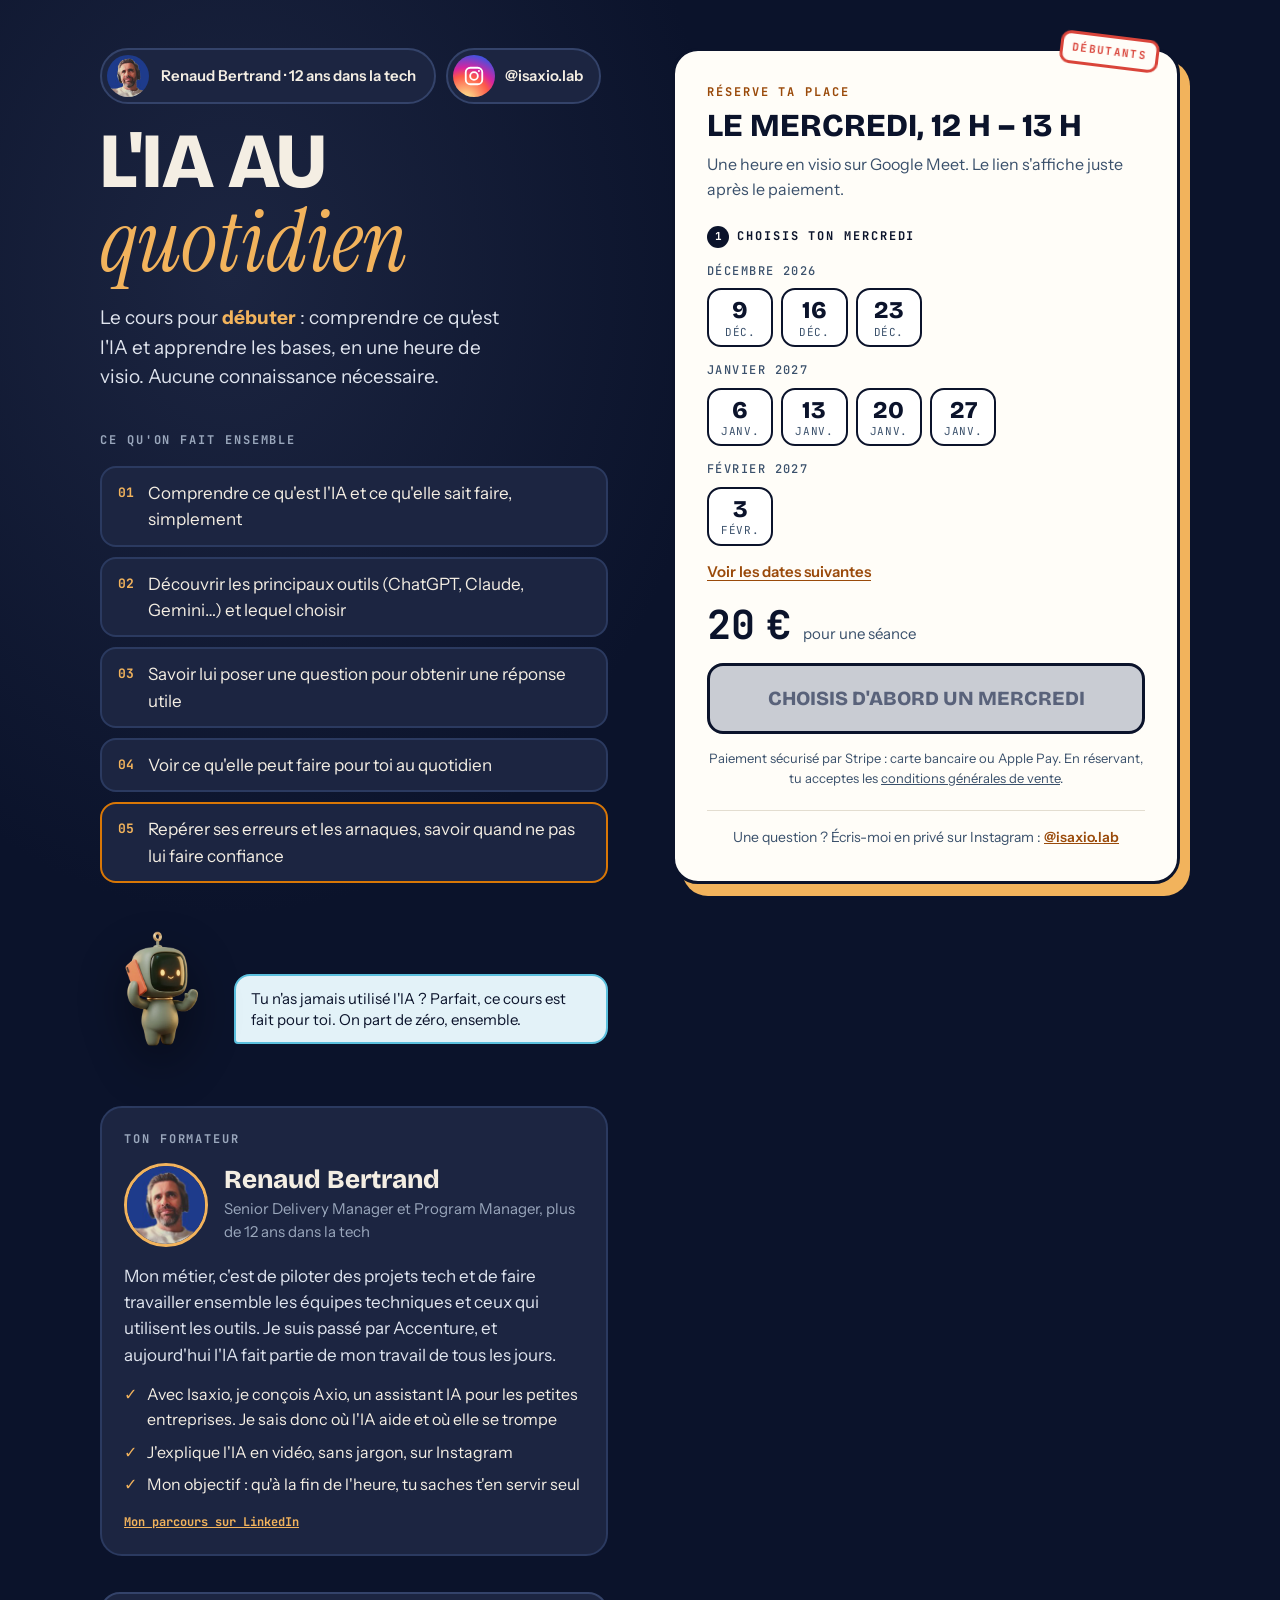
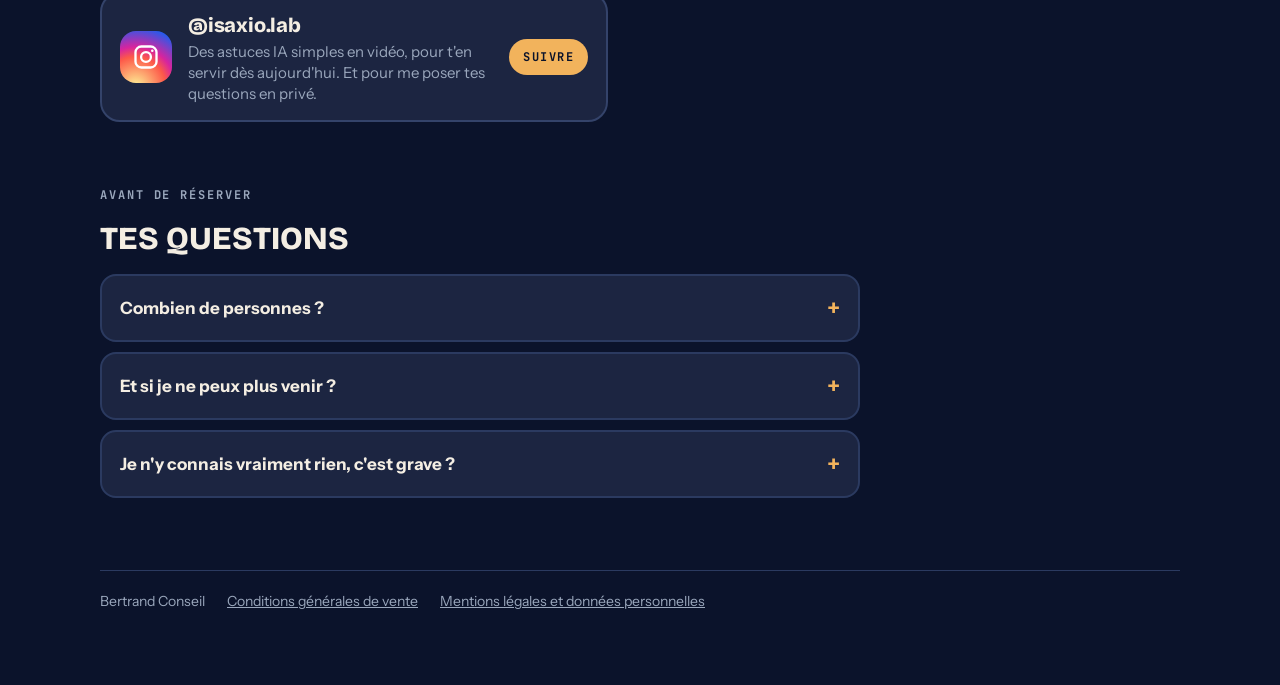
<file: ia-au-quotidien/index.html>
<!doctype html>
<html lang="fr">
<head>
<meta charset="utf-8">
<meta name="viewport" content="width=device-width,initial-scale=1">
<title>L'IA au quotidien · le cours pour débuter, le mercredi midi</title>
<meta name="description" content="Une heure en visio sur Google Meet pour comprendre l'IA et apprendre les bases. Le mercredi de 12 h à 13 h. Aucune connaissance nécessaire.">
<meta name="robots" content="noindex,nofollow">
<link rel="icon" href="../axio.webp">
<link rel="preconnect" href="https://fonts.googleapis.com">
<link rel="preconnect" href="https://fonts.gstatic.com" crossorigin>
<link rel="stylesheet" href="https://fonts.googleapis.com/css2?family=Bricolage+Grotesque:opsz,wght@12..96,700;12..96,800&family=Instrument+Sans:wght@400;600;700&family=Instrument+Serif:ital@1&family=JetBrains+Mono:wght@500;700&display=swap">
<script defer src="https://cloud.umami.is/script.js" data-website-id="991af07d-b9c7-4dd4-945d-59c8b4f9254d"></script>
<style>
:root{color-scheme:dark;--navy:#0B132B;--navy2:#1C2541;--trait:#2b3a60;--creme:#F4EEE3;--carte:#FFFDF8;--cuivre:#D97706;--cuivre2:#F2B35C;--cuivre3:#9A4A0A;--gris:#9AA7BC;--ardoise:#3A506B;--ciel:#5BC0DE;--alerte:#D9443A;
--titre:"Bricolage Grotesque",system-ui,sans-serif;--corps:"Instrument Sans",system-ui,sans-serif;--mono:"JetBrains Mono",ui-monospace,monospace;--serif:"Instrument Serif",Georgia,serif}
*{box-sizing:border-box;margin:0}
html{-webkit-text-size-adjust:100%}
body{font:400 17px/1.55 var(--corps);color:var(--creme);background:radial-gradient(ellipse 55% 40% at 18% 12%,var(--navy2) 0,transparent 70%),var(--navy);min-height:100vh}
a{color:inherit}
.page{max-width:1160px;margin:0 auto;padding:clamp(20px,4vw,48px) clamp(16px,4vw,40px) 72px;display:grid;grid-template-columns:minmax(0,1fr) minmax(0,1fr);gap:clamp(28px,5vw,72px);align-items:start}
.lab{font-family:var(--mono);font-weight:700;font-size:12px;letter-spacing:.16em;text-transform:uppercase;color:var(--gris)}

/* colonne gauche */
.pill{display:inline-flex;align-items:center;gap:12px;background:var(--navy2);border:2px solid #34436a;border-radius:999px;padding:5px 18px 5px 5px;font-weight:600;font-size:15px}
.pill img{width:42px;height:42px;border-radius:50%;object-fit:cover;display:block}
h1{margin-top:22px;font-family:var(--titre);font-weight:800;text-transform:uppercase;font-size:clamp(48px,7vw,78px);line-height:.92;letter-spacing:-.01em}
h1 em{display:block;font-family:var(--serif);font-style:italic;font-weight:400;text-transform:none;letter-spacing:0;color:var(--cuivre2);font-size:1.12em;line-height:1}
.sous{margin-top:18px;font-size:19px;color:#dfe4ee;max-width:32ch}
.sous b{color:var(--cuivre2)}
.prog{margin-top:40px}
.prog ol{list-style:none;padding:0;margin-top:16px;display:grid;gap:10px;counter-reset:n}
.prog li{counter-increment:n;display:flex;gap:14px;align-items:flex-start;background:var(--navy2);border:2px solid var(--trait);border-radius:16px;padding:12px 16px}
.prog li::before{content:counter(n,decimal-leading-zero);font-family:var(--mono);font-weight:700;font-size:13px;color:var(--cuivre2);padding-top:3px}
.prog li.alerte{border-color:var(--cuivre)}
.axio{display:flex;align-items:flex-end;gap:14px;margin-top:34px}
.axio img{width:120px;height:auto;display:block;filter:drop-shadow(0 18px 24px rgba(0,0,0,.45))}
.bulle{background:#e3f2f8;color:var(--navy);border:2px solid var(--ciel);border-radius:16px;border-bottom-left-radius:4px;padding:12px 15px;font-size:15px;line-height:1.4;margin-bottom:22px}

/* carte de réservation */
.resa{color-scheme:light;position:sticky;top:24px;background:var(--carte);color:var(--navy);border:3px solid var(--navy);border-radius:26px;box-shadow:10px 12px 0 var(--cuivre2);padding:clamp(22px,3vw,32px)}
.resa .lab{color:var(--cuivre3)}
.resa h2{margin-top:8px;font-family:var(--titre);font-weight:800;text-transform:uppercase;font-size:clamp(26px,3vw,32px);line-height:1.02}
.tampon{position:absolute;top:-16px;right:18px;transform:rotate(7deg);font-family:var(--mono);font-weight:700;font-size:11px;letter-spacing:.12em;text-transform:uppercase;color:var(--alerte);border:3px solid var(--alerte);border-radius:10px;padding:5px 9px;background:var(--carte)}
.info{margin-top:10px;color:var(--ardoise);font-size:16px}
.etape{margin-top:24px;display:flex;align-items:baseline;justify-content:space-between;gap:12px}
.etape .lab{color:var(--navy)}
.etape .lab i{font-style:normal;display:inline-grid;place-items:center;width:22px;height:22px;border-radius:50%;background:var(--navy);color:var(--carte);font-size:11px;letter-spacing:0;margin-right:8px}
.mois{margin-top:14px}
.mois h3{font-family:var(--mono);font-weight:500;font-size:12px;letter-spacing:.12em;text-transform:uppercase;color:var(--ardoise);margin-bottom:8px}
.dates{display:grid;grid-template-columns:repeat(auto-fill,minmax(66px,1fr));gap:8px}
.date{appearance:none;border:2px solid var(--navy);background:#fff;color:var(--navy);border-radius:14px;padding:8px 4px 7px;cursor:pointer;font:inherit;display:grid;justify-items:center;line-height:1.05;transition:transform .12s ease,box-shadow .12s ease,background .12s ease}
.date b{font-family:var(--titre);font-weight:800;font-size:24px}
.date span{font-family:var(--mono);font-size:11px;text-transform:uppercase;letter-spacing:.06em;color:var(--ardoise);margin-top:3px}
.date:hover{transform:translate(-1px,-2px);box-shadow:2px 3px 0 var(--navy)}
.date[aria-pressed="true"]{background:var(--navy);color:var(--carte);box-shadow:3px 4px 0 var(--cuivre2)}
.date[aria-pressed="true"] span{color:var(--cuivre2)}
.date:disabled{opacity:.35;cursor:not-allowed;text-decoration:line-through;box-shadow:none;transform:none}
.date:focus-visible,.btn:focus-visible,.plus{margin-top:12px;appearance:none;background:none;border:0;font:600 15px var(--corps);color:var(--cuivre3);text-decoration:underline;text-underline-offset:3px;cursor:pointer;padding:4px 0}
.total{margin-top:20px;display:flex;align-items:baseline;gap:12px}
.total b{font-family:var(--mono);font-size:40px;font-weight:700;line-height:1}
.total s{font-family:var(--mono);color:var(--ardoise);font-size:18px}
.total span{color:var(--ardoise);font-size:15px}
.btn{margin-top:18px;display:block;width:100%;text-align:center;text-decoration:none;background:var(--cuivre);color:#fff;border:3px solid var(--navy);border-radius:16px;box-shadow:5px 6px 0 var(--navy);font-family:var(--titre);font-weight:800;font-size:clamp(17px,2vw,20px);text-transform:uppercase;padding:17px 14px;cursor:pointer;transition:transform .12s ease,box-shadow .12s ease}
.btn:hover{transform:translate(2px,3px);box-shadow:2px 3px 0 var(--navy)}
.btn[aria-disabled="true"]{background:#c9ccd3;color:#59627a;box-shadow:none;cursor:not-allowed;transform:none}
.sur{margin-top:14px;font-size:13px;color:var(--ardoise);text-align:center}
.q{margin-top:22px;padding-top:16px;border-top:1px solid #e3ddd0;font-size:14px;color:var(--ardoise);text-align:center}
.q a{color:var(--cuivre3);font-weight:600}

.haut-l{display:flex;flex-wrap:wrap;align-items:center;gap:10px}
.ig-top{display:inline-flex;align-items:center;gap:10px;text-decoration:none;font-weight:600;font-size:15px;background:var(--navy2);border:2px solid #34436a;border-radius:999px;padding:5px 16px 5px 5px;transition:border-color .15s ease}
.ig-top:hover{border-color:var(--cuivre2)}
.ig-top .ic{width:42px;height:42px;border-radius:50%;display:grid;place-items:center;background:radial-gradient(circle at 30% 107%,#fdf497 0%,#fd5949 45%,#d6249f 60%,#285AEB 90%)}
.ig-top .ic svg{width:22px;height:22px}
.insta{margin-top:36px;display:flex;align-items:center;gap:16px;text-decoration:none;background:var(--navy2);border:2px solid #34436a;border-radius:20px;padding:16px 18px;transition:border-color .15s ease,transform .15s ease}
.insta:hover{border-color:var(--cuivre2);transform:translateY(-2px)}
.insta .ic{flex:none;width:52px;height:52px;border-radius:16px;display:grid;place-items:center;background:radial-gradient(circle at 30% 107%,#fdf497 0%,#fd5949 45%,#d6249f 60%,#285AEB 90%)}
.insta .ic svg{width:28px;height:28px}
.insta .t{flex:1;min-width:0}
.insta .t b{display:block;font-family:var(--titre);font-weight:800;font-size:20px;letter-spacing:-.01em}
.insta .t span{display:block;font-size:15px;color:var(--gris);line-height:1.4}
.insta .go{flex:none;font-family:var(--mono);font-weight:700;font-size:12px;letter-spacing:.12em;text-transform:uppercase;color:var(--navy);background:var(--cuivre2);border-radius:999px;padding:9px 14px}
.legal{grid-column:1/-1;margin-top:8px;padding-top:20px;border-top:1px solid var(--trait);display:flex;flex-wrap:wrap;gap:8px 22px;font-size:14px;color:var(--gris)}
.legal a{color:var(--gris)}
html{scroll-behavior:smooth}
.cta-mob{display:none;margin-top:22px;text-align:center;text-decoration:none;background:var(--cuivre);color:#fff;border:3px solid var(--carte);border-radius:16px;box-shadow:5px 6px 0 var(--cuivre2);font-family:var(--titre);font-weight:800;font-size:19px;text-transform:uppercase;padding:15px 14px}
.cta-mob small{display:block;font-family:var(--corps);font-weight:600;font-size:14px;text-transform:none;opacity:.9;margin-top:2px}
.faq{grid-column:1/-1;max-width:760px}
.faq details{margin-top:10px;background:var(--navy2);border:2px solid var(--trait);border-radius:16px;padding:0 18px}
.faq details[open]{border-color:var(--cuivre2)}
.faq summary{cursor:pointer;list-style:none;display:flex;justify-content:space-between;gap:12px;align-items:center;padding:15px 0;font-weight:700;font-size:17px}
.faq summary::-webkit-details-marker{display:none}
.faq summary::after{content:"+";font-family:var(--mono);font-size:22px;color:var(--cuivre2)}
.faq details[open] summary::after{content:"−"}
.faq details p{padding:0 0 16px;color:#dfe4ee}
.faq h2{margin-top:10px;font-family:var(--titre);font-weight:800;text-transform:uppercase;font-size:clamp(26px,3vw,32px)}
@media (max-width:480px){.insta .go{display:none}}
@media (max-width:860px){.page{grid-template-columns:1fr}.resa{position:relative;top:0}.axio img{width:96px}.cta-mob{display:block}}
.prof{margin-top:40px;background:var(--navy2);border:2px solid var(--trait);border-radius:22px;padding:22px}
.prof .tete{display:flex;align-items:center;gap:16px;margin-top:14px}
.prof .tete img{width:84px;height:84px;border-radius:50%;object-fit:cover;border:3px solid var(--cuivre2);flex:none}
.prof h2{font-family:var(--titre);font-weight:800;font-size:26px;line-height:1.05}
.prof .role{margin-top:4px;color:var(--gris);font-size:15px}
.prof p.txt{margin-top:16px;color:#dfe4ee}
.prof ul{list-style:none;padding:0;margin-top:14px;display:grid;gap:8px}
.prof li{display:flex;gap:10px;align-items:flex-start;font-size:16px}
.prof li::before{content:"✓";color:var(--cuivre2);font-weight:700}
.prof .verif{margin-top:16px;font-family:var(--mono);font-size:12px;color:var(--gris)}
.prof .verif a{color:var(--gris)}
.prof .verif a:first-child{color:var(--cuivre2);font-weight:700}
@media (prefers-reduced-motion:reduce){*{transition:none!important}}
</style>
</head>
<body>
<main class="page">
  <section>
    <div class="haut-l">
      <div class="pill"><img src="../media/renaud-160.jpg" alt="Renaud" width="42" height="42"><span>Renaud Bertrand · 12 ans dans la tech</span></div>
      <a class="ig-top" href="https://www.instagram.com/isaxio.lab/" target="_blank" rel="noopener" data-umami-event="ia-quotidien-instagram-haut"><span class="ic"><svg viewBox="0 0 24 24" fill="none" stroke="#fff" stroke-width="2" aria-hidden="true"><rect x="3" y="3" width="18" height="18" rx="5"/><circle cx="12" cy="12" r="4.2"/><circle cx="17.4" cy="6.6" r="1.1" fill="#fff" stroke="none"/></svg></span>@isaxio.lab</a>
    </div>
    <h1>L'IA au <em>quotidien</em></h1>
    <p class="sous">Le cours pour <b>débuter</b> : comprendre ce qu'est l'IA et apprendre les bases, en une heure de visio. Aucune connaissance nécessaire.</p>
    <a class="cta-mob" href="#resa" data-umami-event="ia-quotidien-cta-mobile">Réserver · 20&#8239;€<small>Choisis ton mercredi</small></a>
    <div class="prog">
      <p class="lab">Ce qu'on fait ensemble</p>
      <ol>
        <li>Comprendre ce qu'est l'IA et ce qu'elle sait faire, simplement</li>
        <li>Découvrir les principaux outils (ChatGPT, Claude, Gemini…) et lequel choisir</li>
        <li>Savoir lui poser une question pour obtenir une réponse utile</li>
        <li>Voir ce qu'elle peut faire pour toi au quotidien</li>
        <li class="alerte">Repérer ses erreurs et les arnaques, savoir quand ne pas lui faire confiance</li>
      </ol>
    </div>
    <div class="axio">
      <img src="../media/axio-telephone.webp" alt="" width="120" loading="lazy">
      <p class="bulle">Tu n'as jamais utilisé l'IA ? Parfait, ce cours est fait pour toi. On part de zéro, ensemble.</p>
    </div>
    <div class="prof">
      <p class="lab">Ton formateur</p>
      <div class="tete">
        <img src="../media/renaud-160.jpg" alt="Renaud Bertrand" width="84" height="84" loading="lazy">
        <div><h2>Renaud Bertrand</h2><p class="role">Senior Delivery Manager et Program Manager, plus de 12 ans dans la tech</p></div>
      </div>
      <p class="txt">Mon métier, c'est de piloter des projets tech et de faire travailler ensemble les équipes techniques et ceux qui utilisent les outils. Je suis passé par Accenture, et aujourd'hui l'IA fait partie de mon travail de tous les jours.</p>
      <ul>
        <li>Avec Isaxio, je conçois Axio, un assistant IA pour les petites entreprises. Je sais donc où l'IA aide et où elle se trompe</li>
        <li>J'explique l'IA en vidéo, sans jargon, sur Instagram</li>
        <li>Mon objectif : qu'à la fin de l'heure, tu saches t'en servir seul</li>
      </ul>
      <p class="verif"><a href="https://www.linkedin.com/in/renaud-bertrand-directeur-de-projet-digital/" target="_blank" rel="noopener" data-umami-event="ia-quotidien-linkedin">Mon parcours sur LinkedIn</a></p>
    </div>
    <a class="insta" href="https://www.instagram.com/isaxio.lab/" target="_blank" rel="noopener" data-umami-event="ia-quotidien-instagram">
      <span class="ic"><svg viewBox="0 0 24 24" fill="none" stroke="#fff" stroke-width="2" aria-hidden="true"><rect x="3" y="3" width="18" height="18" rx="5"/><circle cx="12" cy="12" r="4.2"/><circle cx="17.4" cy="6.6" r="1.1" fill="#fff" stroke="none"/></svg></span>
      <span class="t"><b>@isaxio.lab</b><span>Des astuces IA simples en vidéo, pour t'en servir dès aujourd'hui. Et pour me poser tes questions en privé.</span></span>
      <span class="go">Suivre</span>
    </a>
  </section>

  <aside class="resa" id="resa" aria-labelledby="resa-titre">
    <span class="tampon">Débutants</span>
    <p class="lab">Réserve ta place</p>
    <h2 id="resa-titre">Le mercredi, 12 h – 13 h</h2>
    <p class="info">Une heure en visio sur Google Meet. Le lien s'affiche juste après le paiement.</p>

    <div class="etape"><p class="lab"><i>1</i>Choisis ton mercredi</p></div>
    <div id="calendrier"></div>
    <button type="button" class="plus" id="plus" hidden>Voir les dates suivantes</button>

    <div class="total" aria-live="polite"><b>20&#8239;€</b><span>pour une séance</span></div>
    <a class="btn" id="reserver" href="#" aria-disabled="true" data-umami-event="ia-quotidien-reserver">Choisis d'abord un mercredi</a>
    <p class="sur">Paiement sécurisé par Stripe : carte bancaire ou Apple Pay. En réservant, tu acceptes les <a href="cgv/">conditions générales de vente</a>.</p>
    <p class="q">Une question ? Écris-moi en privé sur Instagram : <a href="https://www.instagram.com/isaxio.lab/">@isaxio.lab</a></p>
  </aside>
  <section class="faq" aria-labelledby="faq-titre">
    <p class="lab">Avant de réserver</p>
    <h2 id="faq-titre">Tes questions</h2>
    <details><summary>Combien de personnes ?</summary><p>Un petit groupe, en visio. Tu peux garder ta caméra coupée et poser tes questions dans le chat, à tout moment.</p></details>
    <details><summary>Et si je ne peux plus venir ?</summary><p>Préviens-moi au moins 48 h avant, en privé sur Instagram ou par e-mail : je reporte ta place à un autre mercredi, ou je te rembourse. Après, la séance reste due.</p></details>
    <details><summary>Je n'y connais vraiment rien, c'est grave ?</summary><p>Au contraire, ce cours est fait pour toi. On part de zéro, sans jargon. Il te faut juste un téléphone ou un ordinateur avec internet, rien à installer.</p></details>
  </section>
  <footer class="legal"><span>Bertrand Conseil</span><a href="cgv/">Conditions générales de vente</a><a href="mentions-legales/">Mentions légales et données personnelles</a></footer>
</main>

<script>
(function(){
  var LIEN_STRIPE='https://buy.stripe.com/8x23cxfF4eJL9mG8Pz7wA00';
  var NB_SEMAINES=24, VISIBLES=8;
  /* Mercredis sans cours : ajouter la date au format AAAA-MM-JJ, par exemple '2026-12-23' */
  var DATES_FERMEES=['2026-12-30'];
  /* Le jour même, on peut encore réserver jusqu'à 11 h 30 */
  var LIMITE_JOUR_MEME={h:11,m:30};

  var MOIS=['janvier','février','mars','avril','mai','juin','juillet','août','septembre','octobre','novembre','décembre'];
  var MOIS_COURT=['janv.','févr.','mars','avr.','mai','juin','juil.','août','sept.','oct.','nov.','déc.'];
  function iso(d){return d.getFullYear()+'-'+String(d.getMonth()+1).padStart(2,'0')+'-'+String(d.getDate()).padStart(2,'0')}

  /* les 24 prochains mercredis */
  var now=new Date(), d=new Date(now.getFullYear(),now.getMonth(),now.getDate());
  var ecart=(3-d.getDay()+7)%7;
  if(ecart===0 && (now.getHours()>LIMITE_JOUR_MEME.h || (now.getHours()===LIMITE_JOUR_MEME.h && now.getMinutes()>=LIMITE_JOUR_MEME.m))) ecart=7;
  d.setDate(d.getDate()+ecart);
  /* toujours 24 mercredis réservables : une date fermée est remplacée par le mercredi suivant */
  var dates=[];
  while(dates.length<NB_SEMAINES){if(DATES_FERMEES.indexOf(iso(d))<0)dates.push(new Date(d));d.setDate(d.getDate()+7)}

  var cal=document.getElementById('calendrier'), plus=document.getElementById('plus'), btn=document.getElementById('reserver');
  var choix=null, toutVoir=false;

  function dessiner(){
    cal.innerHTML='';
    var liste=toutVoir?dates:dates.slice(0,VISIBLES), groupe=null, grille=null;
    liste.forEach(function(x){
      var cle=x.getFullYear()+'-'+x.getMonth();
      if(cle!==groupe){
        groupe=cle;
        var m=document.createElement('div');m.className='mois';
        var h=document.createElement('h3');h.textContent=MOIS[x.getMonth()]+' '+x.getFullYear();
        grille=document.createElement('div');grille.className='dates';
        m.appendChild(h);m.appendChild(grille);cal.appendChild(m);
      }
      var b=document.createElement('button');b.type='button';b.className='date';
      var id=iso(x), ferme=DATES_FERMEES.indexOf(id)>-1;
      b.innerHTML='<b>'+x.getDate()+'</b><span>'+MOIS_COURT[x.getMonth()]+'</span>';
      b.setAttribute('aria-label','Mercredi '+x.getDate()+' '+MOIS[x.getMonth()]+(ferme?', pas de cours':''));
      b.setAttribute('aria-pressed',choix===id?'true':'false');
      if(ferme)b.disabled=true;
      b.addEventListener('click',function(){choix=id;dessiner();maj()});
      grille.appendChild(b);
    });
    plus.hidden=toutVoir;
  }
  plus.addEventListener('click',function(){toutVoir=true;dessiner()});

  function maj(){
    if(!choix){btn.setAttribute('aria-disabled','true');btn.href='#';btn.textContent="Choisis d'abord un mercredi";return}
    var x=dates.filter(function(y){return iso(y)===choix})[0];
    var url=LIEN_STRIPE+'?client_reference_id=mercredi-'+choix;
    btn.href=url;btn.removeAttribute('aria-disabled');
    btn.textContent='Je réserve le mercredi '+x.getDate()+' '+MOIS[x.getMonth()];
  }
  btn.addEventListener('click',function(e){
    if(!choix){e.preventDefault();cal.querySelector('.date:not(:disabled)').focus();return}
    try{localStorage.setItem('iaq-date',choix)}catch(err){}
  });
  dessiner();maj();
})();
</script>
</body>
</html>
</file>
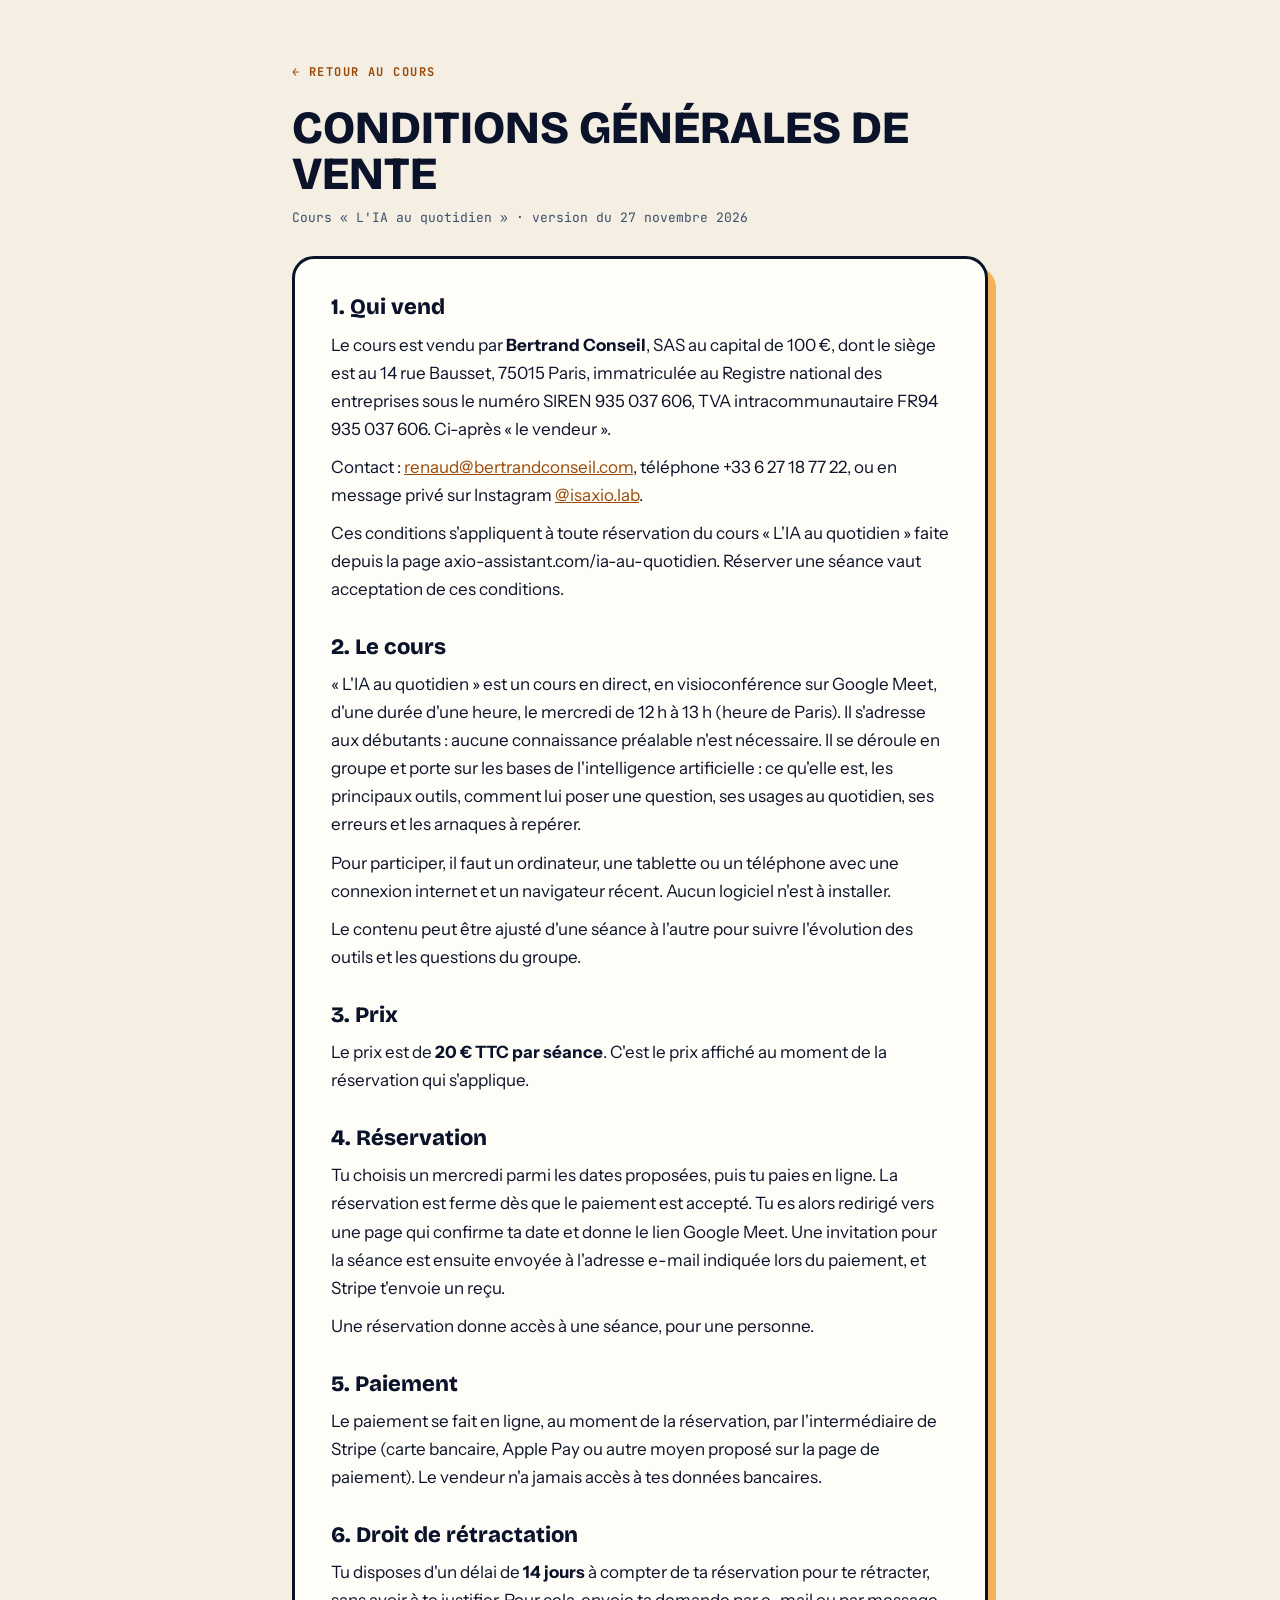
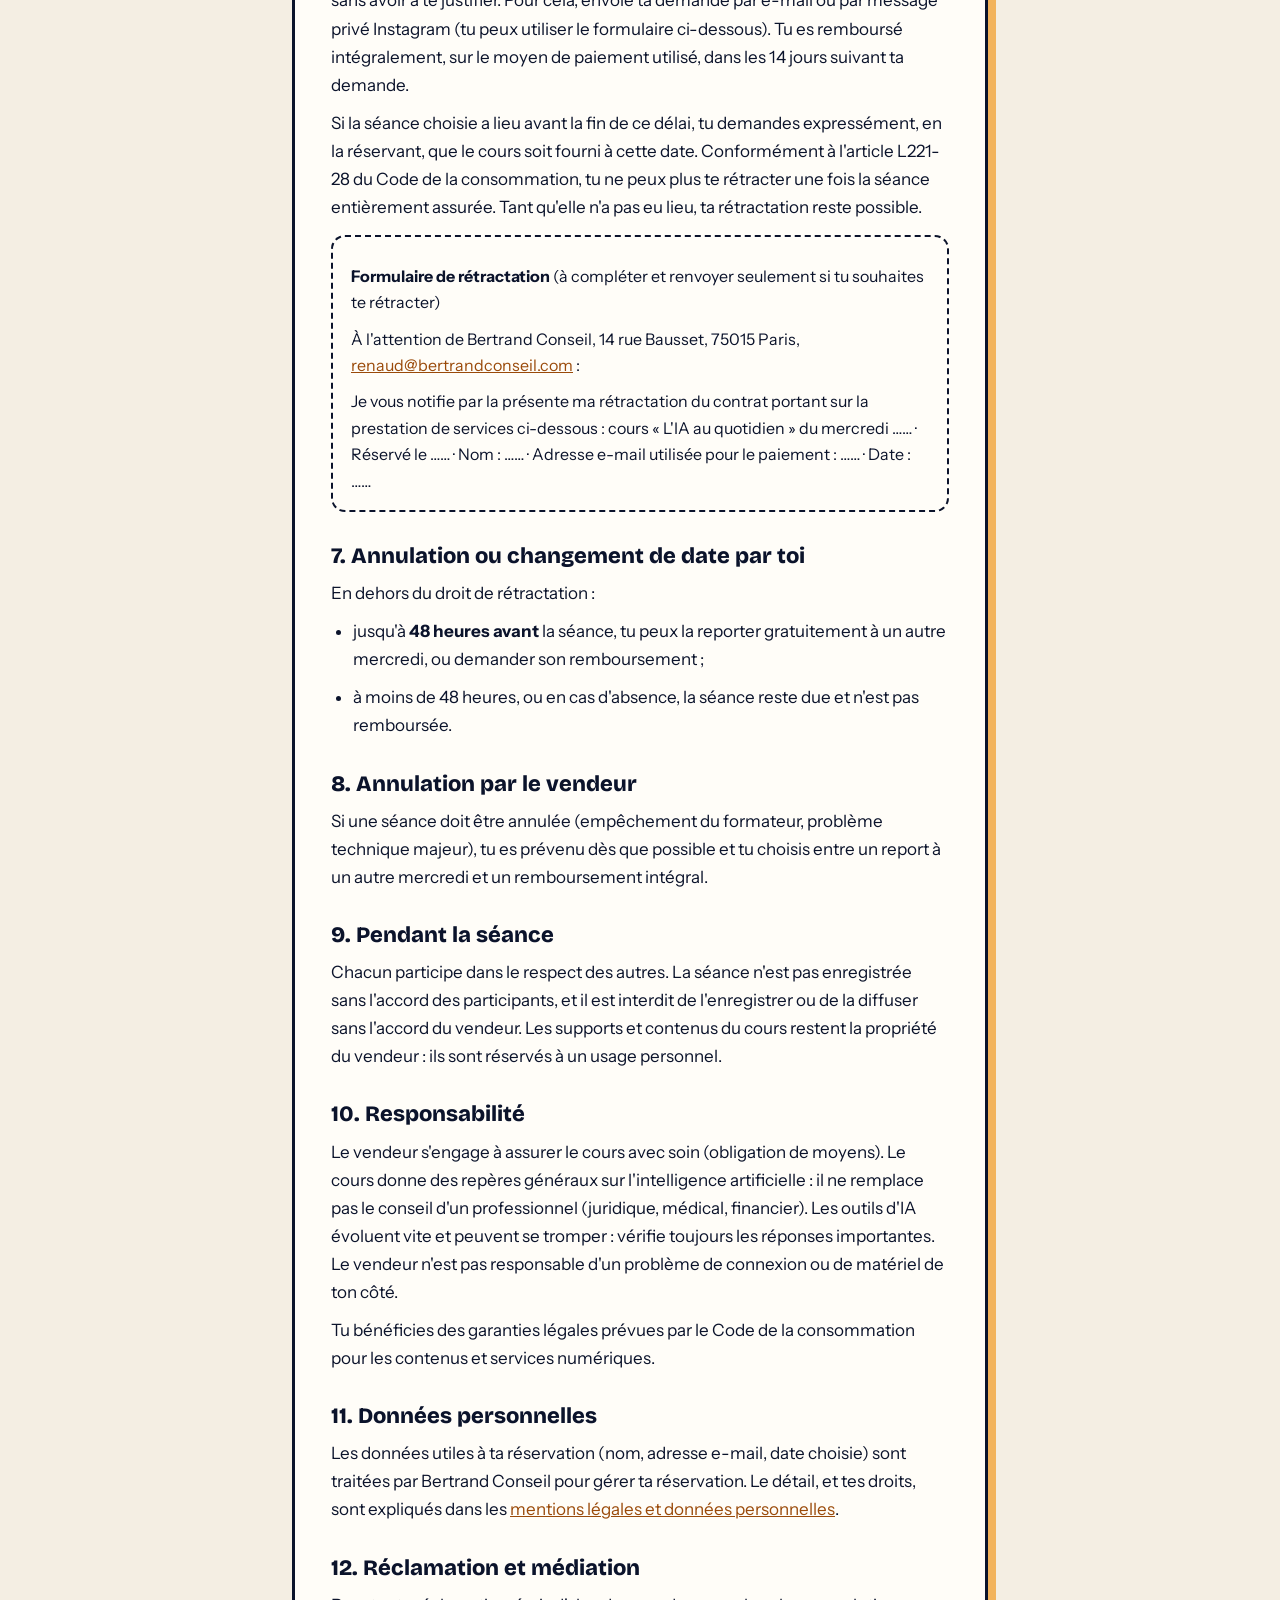
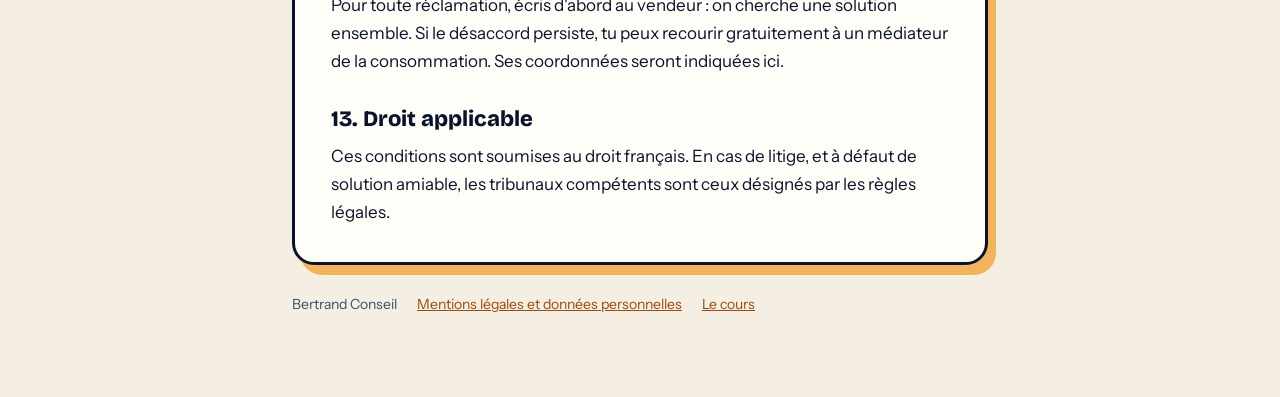
<file: ia-au-quotidien/cgv/index.html>
<!doctype html>
<html lang="fr">
<head>
<meta charset="utf-8">
<meta name="viewport" content="width=device-width,initial-scale=1">
<title>Conditions générales de vente · L'IA au quotidien</title>
<meta name="robots" content="noindex,nofollow">
<link rel="icon" href="../../axio.webp">
<link rel="preconnect" href="https://fonts.googleapis.com">
<link rel="preconnect" href="https://fonts.gstatic.com" crossorigin>
<link rel="stylesheet" href="https://fonts.googleapis.com/css2?family=Bricolage+Grotesque:opsz,wght@12..96,800&family=Instrument+Sans:wght@400;600;700&family=JetBrains+Mono:wght@500;700&display=swap">
<link rel="stylesheet" href="../legal.css">
</head>
<body>
<main class="page">
  <a class="retour" href="../">← Retour au cours</a>
  <h1>Conditions générales de vente</h1>
  <p class="maj">Cours « L'IA au quotidien » · version du 27 novembre 2026</p>

  <div class="carte">
    <h2>1. Qui vend</h2>
    <p>Le cours est vendu par <b>Bertrand Conseil</b>, SAS au capital de 100 €, dont le siège est au 14 rue Bausset, 75015 Paris, immatriculée au Registre national des entreprises sous le numéro SIREN 935 037 606, TVA intracommunautaire FR94 935 037 606. Ci-après « le vendeur ».</p>
    <p>Contact : <a href="mailto:renaud@bertrandconseil.com">renaud@bertrandconseil.com</a>, téléphone +33 6 27 18 77 22, ou en message privé sur Instagram <a href="https://www.instagram.com/isaxio.lab/">@isaxio.lab</a>.</p>
    <p>Ces conditions s'appliquent à toute réservation du cours « L'IA au quotidien » faite depuis la page axio-assistant.com/ia-au-quotidien. Réserver une séance vaut acceptation de ces conditions.</p>

    <h2>2. Le cours</h2>
    <p>« L'IA au quotidien » est un cours en direct, en visioconférence sur Google Meet, d'une durée d'une heure, le mercredi de 12 h à 13 h (heure de Paris). Il s'adresse aux débutants : aucune connaissance préalable n'est nécessaire. Il se déroule en groupe et porte sur les bases de l'intelligence artificielle : ce qu'elle est, les principaux outils, comment lui poser une question, ses usages au quotidien, ses erreurs et les arnaques à repérer.</p>
    <p>Pour participer, il faut un ordinateur, une tablette ou un téléphone avec une connexion internet et un navigateur récent. Aucun logiciel n'est à installer.</p>
    <p>Le contenu peut être ajusté d'une séance à l'autre pour suivre l'évolution des outils et les questions du groupe.</p>

    <h2>3. Prix</h2>
    <p>Le prix est de <b>20 € TTC par séance</b>. C'est le prix affiché au moment de la réservation qui s'applique.</p>

    <h2>4. Réservation</h2>
    <p>Tu choisis un mercredi parmi les dates proposées, puis tu paies en ligne. La réservation est ferme dès que le paiement est accepté. Tu es alors redirigé vers une page qui confirme ta date et donne le lien Google Meet. Une invitation pour la séance est ensuite envoyée à l'adresse e-mail indiquée lors du paiement, et Stripe t'envoie un reçu.</p>
    <p>Une réservation donne accès à une séance, pour une personne.</p>

    <h2>5. Paiement</h2>
    <p>Le paiement se fait en ligne, au moment de la réservation, par l'intermédiaire de Stripe (carte bancaire, Apple Pay ou autre moyen proposé sur la page de paiement). Le vendeur n'a jamais accès à tes données bancaires.</p>

    <h2>6. Droit de rétractation</h2>
    <p>Tu disposes d'un délai de <b>14 jours</b> à compter de ta réservation pour te rétracter, sans avoir à te justifier. Pour cela, envoie ta demande par e-mail ou par message privé Instagram (tu peux utiliser le formulaire ci-dessous). Tu es remboursé intégralement, sur le moyen de paiement utilisé, dans les 14 jours suivant ta demande.</p>
    <p>Si la séance choisie a lieu avant la fin de ce délai, tu demandes expressément, en la réservant, que le cours soit fourni à cette date. Conformément à l'article L221-28 du Code de la consommation, tu ne peux plus te rétracter une fois la séance entièrement assurée. Tant qu'elle n'a pas eu lieu, ta rétractation reste possible.</p>
    <div class="formulaire">
      <p><b>Formulaire de rétractation</b> (à compléter et renvoyer seulement si tu souhaites te rétracter)</p>
      <p>À l'attention de Bertrand Conseil, 14 rue Bausset, 75015 Paris, <a href="mailto:renaud@bertrandconseil.com">renaud@bertrandconseil.com</a> :</p>
      <p>Je vous notifie par la présente ma rétractation du contrat portant sur la prestation de services ci-dessous : cours « L'IA au quotidien » du mercredi …… · Réservé le …… · Nom : …… · Adresse e-mail utilisée pour le paiement : …… · Date : ……</p>
    </div>

    <h2>7. Annulation ou changement de date par toi</h2>
    <p>En dehors du droit de rétractation :</p>
    <ul>
      <li>jusqu'à <b>48 heures avant</b> la séance, tu peux la reporter gratuitement à un autre mercredi, ou demander son remboursement ;</li>
      <li>à moins de 48 heures, ou en cas d'absence, la séance reste due et n'est pas remboursée.</li>
    </ul>

    <h2>8. Annulation par le vendeur</h2>
    <p>Si une séance doit être annulée (empêchement du formateur, problème technique majeur), tu es prévenu dès que possible et tu choisis entre un report à un autre mercredi et un remboursement intégral.</p>

    <h2>9. Pendant la séance</h2>
    <p>Chacun participe dans le respect des autres. La séance n'est pas enregistrée sans l'accord des participants, et il est interdit de l'enregistrer ou de la diffuser sans l'accord du vendeur. Les supports et contenus du cours restent la propriété du vendeur : ils sont réservés à un usage personnel.</p>

    <h2>10. Responsabilité</h2>
    <p>Le vendeur s'engage à assurer le cours avec soin (obligation de moyens). Le cours donne des repères généraux sur l'intelligence artificielle : il ne remplace pas le conseil d'un professionnel (juridique, médical, financier). Les outils d'IA évoluent vite et peuvent se tromper : vérifie toujours les réponses importantes. Le vendeur n'est pas responsable d'un problème de connexion ou de matériel de ton côté.</p>
    <p>Tu bénéficies des garanties légales prévues par le Code de la consommation pour les contenus et services numériques.</p>

    <h2>11. Données personnelles</h2>
    <p>Les données utiles à ta réservation (nom, adresse e-mail, date choisie) sont traitées par Bertrand Conseil pour gérer ta réservation. Le détail, et tes droits, sont expliqués dans les <a href="../mentions-legales/">mentions légales et données personnelles</a>.</p>

    <h2>12. Réclamation et médiation</h2>
    <p>Pour toute réclamation, écris d'abord au vendeur : on cherche une solution ensemble. Si le désaccord persiste, tu peux recourir gratuitement à un médiateur de la consommation. Ses coordonnées seront indiquées ici.</p>

    <h2>13. Droit applicable</h2>
    <p>Ces conditions sont soumises au droit français. En cas de litige, et à défaut de solution amiable, les tribunaux compétents sont ceux désignés par les règles légales.</p>
  </div>

  <footer><span>Bertrand Conseil</span><a href="../mentions-legales/">Mentions légales et données personnelles</a><a href="../">Le cours</a></footer>
</main>
</body>
</html>
</file>
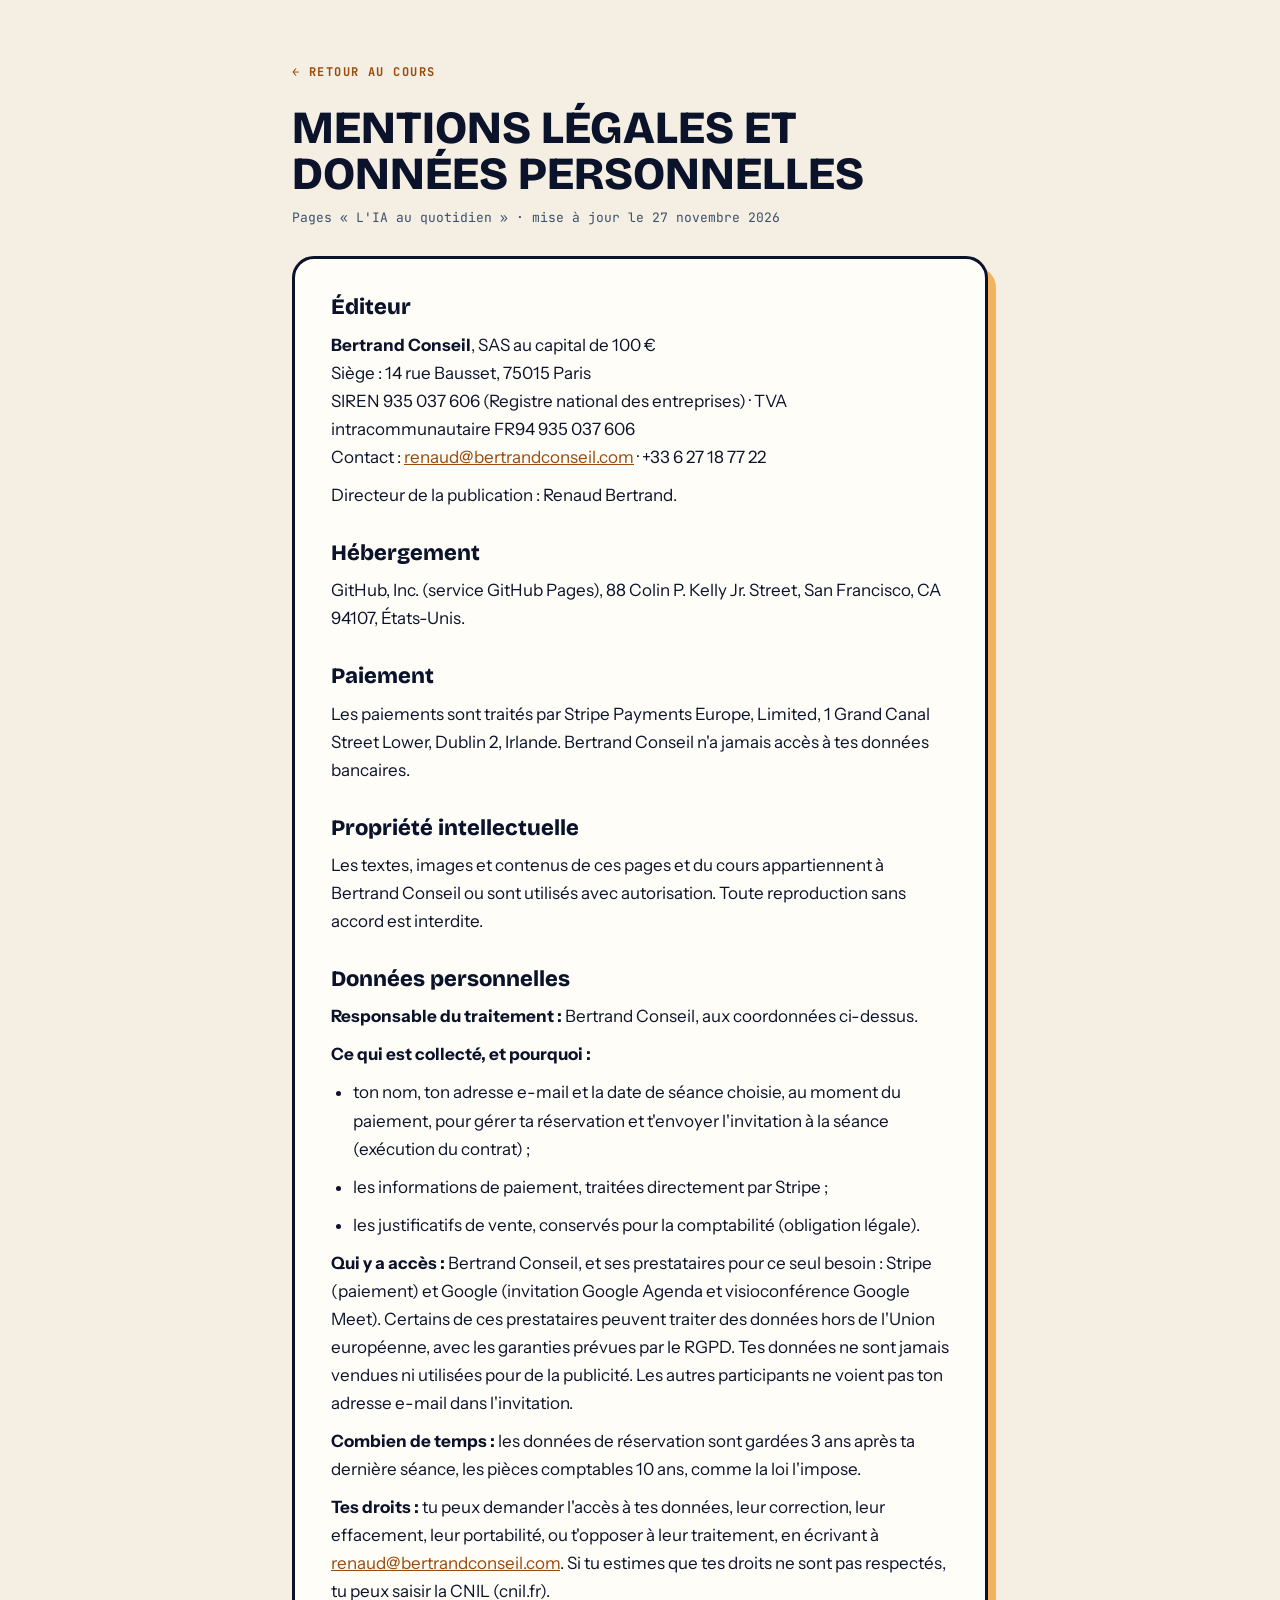
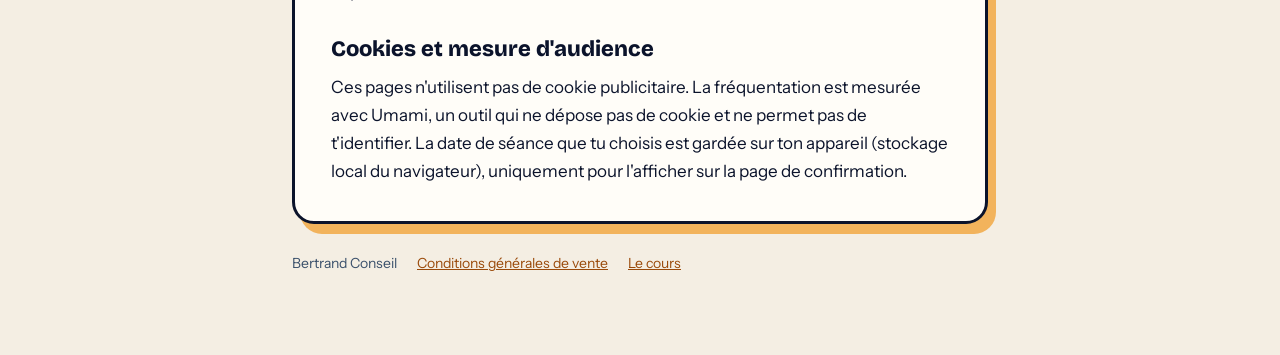
<file: ia-au-quotidien/mentions-legales/index.html>
<!doctype html>
<html lang="fr">
<head>
<meta charset="utf-8">
<meta name="viewport" content="width=device-width,initial-scale=1">
<title>Mentions légales et données personnelles · L'IA au quotidien</title>
<meta name="robots" content="noindex,nofollow">
<link rel="icon" href="../../axio.webp">
<link rel="preconnect" href="https://fonts.googleapis.com">
<link rel="preconnect" href="https://fonts.gstatic.com" crossorigin>
<link rel="stylesheet" href="https://fonts.googleapis.com/css2?family=Bricolage+Grotesque:opsz,wght@12..96,800&family=Instrument+Sans:wght@400;600;700&family=JetBrains+Mono:wght@500;700&display=swap">
<link rel="stylesheet" href="../legal.css">
</head>
<body>
<main class="page">
  <a class="retour" href="../">← Retour au cours</a>
  <h1>Mentions légales et données personnelles</h1>
  <p class="maj">Pages « L'IA au quotidien » · mise à jour le 27 novembre 2026</p>

  <div class="carte">
    <h2>Éditeur</h2>
    <p><b>Bertrand Conseil</b>, SAS au capital de 100 €<br>
    Siège : 14 rue Bausset, 75015 Paris<br>
    SIREN 935 037 606 (Registre national des entreprises) · TVA intracommunautaire FR94 935 037 606<br>
    Contact : <a href="mailto:renaud@bertrandconseil.com">renaud@bertrandconseil.com</a> · +33 6 27 18 77 22</p>
    <p>Directeur de la publication : Renaud Bertrand.</p>

    <h2>Hébergement</h2>
    <p>GitHub, Inc. (service GitHub Pages), 88 Colin P. Kelly Jr. Street, San Francisco, CA 94107, États-Unis.</p>

    <h2>Paiement</h2>
    <p>Les paiements sont traités par Stripe Payments Europe, Limited, 1 Grand Canal Street Lower, Dublin 2, Irlande. Bertrand Conseil n'a jamais accès à tes données bancaires.</p>

    <h2>Propriété intellectuelle</h2>
    <p>Les textes, images et contenus de ces pages et du cours appartiennent à Bertrand Conseil ou sont utilisés avec autorisation. Toute reproduction sans accord est interdite.</p>

    <h2>Données personnelles</h2>
    <p><b>Responsable du traitement :</b> Bertrand Conseil, aux coordonnées ci-dessus.</p>
    <p><b>Ce qui est collecté, et pourquoi :</b></p>
    <ul>
      <li>ton nom, ton adresse e-mail et la date de séance choisie, au moment du paiement, pour gérer ta réservation et t'envoyer l'invitation à la séance (exécution du contrat) ;</li>
      <li>les informations de paiement, traitées directement par Stripe ;</li>
      <li>les justificatifs de vente, conservés pour la comptabilité (obligation légale).</li>
    </ul>
    <p><b>Qui y a accès :</b> Bertrand Conseil, et ses prestataires pour ce seul besoin : Stripe (paiement) et Google (invitation Google Agenda et visioconférence Google Meet). Certains de ces prestataires peuvent traiter des données hors de l'Union européenne, avec les garanties prévues par le RGPD. Tes données ne sont jamais vendues ni utilisées pour de la publicité. Les autres participants ne voient pas ton adresse e-mail dans l'invitation.</p>
    <p><b>Combien de temps :</b> les données de réservation sont gardées 3 ans après ta dernière séance, les pièces comptables 10 ans, comme la loi l'impose.</p>
    <p><b>Tes droits :</b> tu peux demander l'accès à tes données, leur correction, leur effacement, leur portabilité, ou t'opposer à leur traitement, en écrivant à <a href="mailto:renaud@bertrandconseil.com">renaud@bertrandconseil.com</a>. Si tu estimes que tes droits ne sont pas respectés, tu peux saisir la CNIL (cnil.fr).</p>

    <h2>Cookies et mesure d'audience</h2>
    <p>Ces pages n'utilisent pas de cookie publicitaire. La fréquentation est mesurée avec Umami, un outil qui ne dépose pas de cookie et ne permet pas de t'identifier. La date de séance que tu choisis est gardée sur ton appareil (stockage local du navigateur), uniquement pour l'afficher sur la page de confirmation.</p>
  </div>

  <footer><span>Bertrand Conseil</span><a href="../cgv/">Conditions générales de vente</a><a href="../">Le cours</a></footer>
</main>
</body>
</html>
</file>
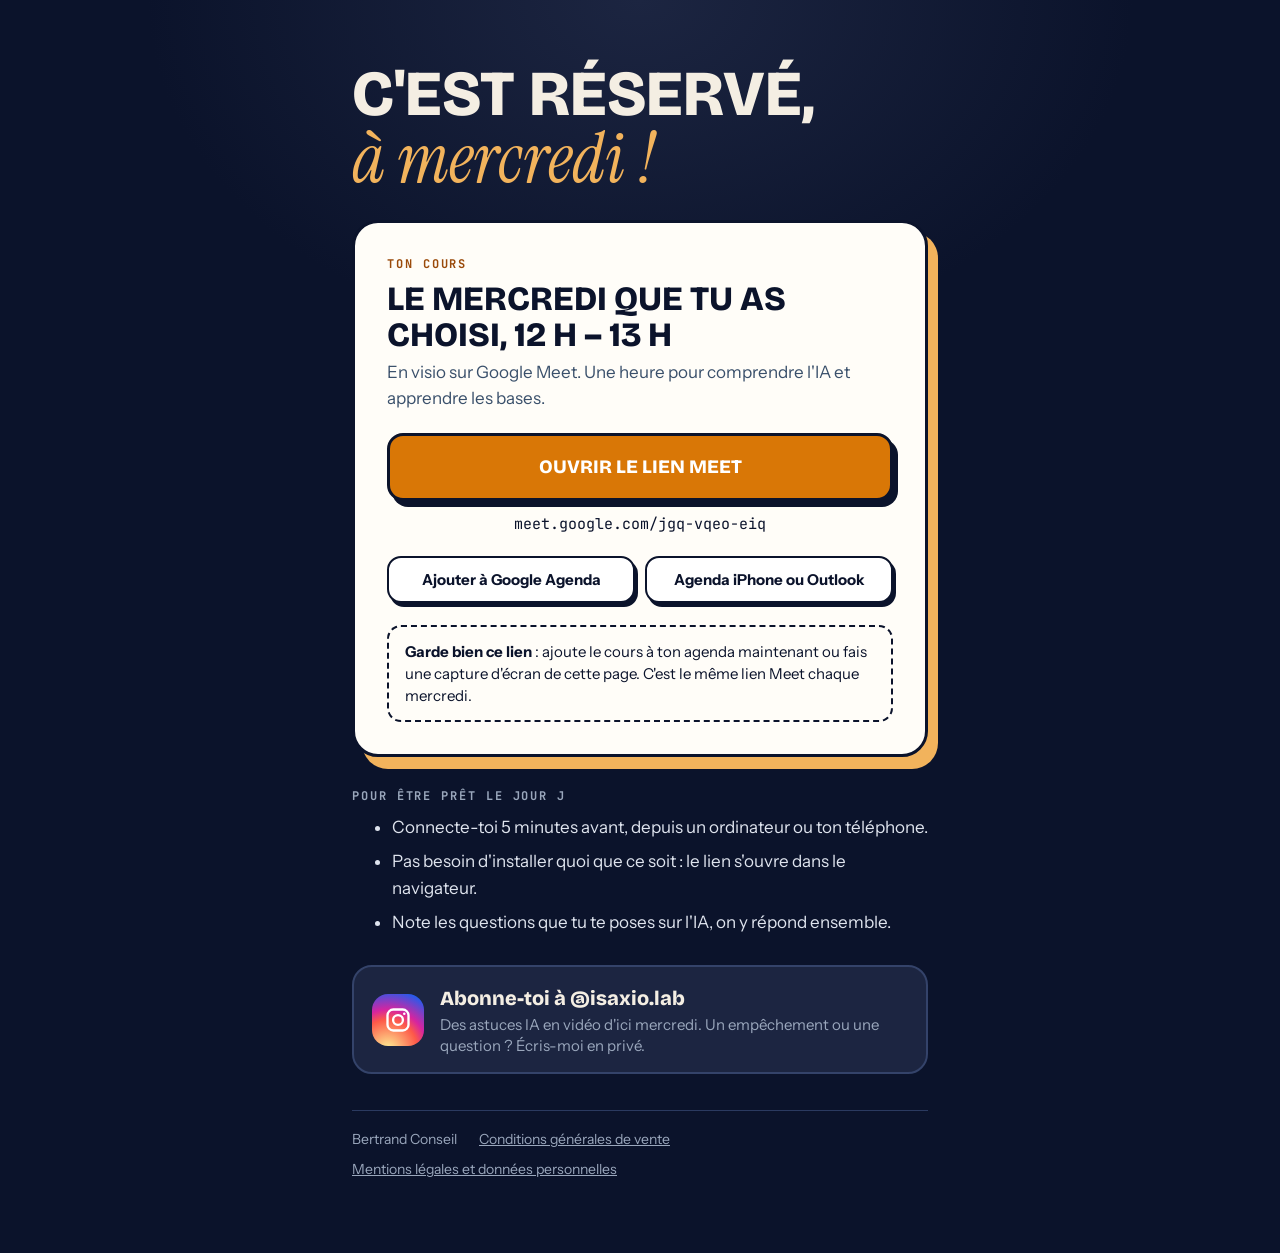
<file: ia-au-quotidien/merci/index.html>
<!doctype html>
<html lang="fr">
<head>
<meta charset="utf-8">
<meta name="viewport" content="width=device-width,initial-scale=1">
<title>C'est réservé · L'IA au quotidien</title>
<meta name="robots" content="noindex,nofollow">
<link rel="icon" href="../../axio.webp">
<link rel="preconnect" href="https://fonts.googleapis.com">
<link rel="preconnect" href="https://fonts.gstatic.com" crossorigin>
<link rel="stylesheet" href="https://fonts.googleapis.com/css2?family=Bricolage+Grotesque:opsz,wght@12..96,700;12..96,800&family=Instrument+Sans:wght@400;600;700&family=Instrument+Serif:ital@1&family=JetBrains+Mono:wght@500;700&display=swap">
<script defer src="https://cloud.umami.is/script.js" data-website-id="991af07d-b9c7-4dd4-945d-59c8b4f9254d"></script>
<style>
:root{color-scheme:dark;--navy:#0B132B;--navy2:#1C2541;--creme:#F4EEE3;--carte:#FFFDF8;--cuivre:#D97706;--cuivre2:#F2B35C;--cuivre3:#9A4A0A;--gris:#9AA7BC;--ardoise:#3A506B;--ciel:#5BC0DE;
--titre:"Bricolage Grotesque",system-ui,sans-serif;--corps:"Instrument Sans",system-ui,sans-serif;--mono:"JetBrains Mono",ui-monospace,monospace;--serif:"Instrument Serif",Georgia,serif}
*{box-sizing:border-box;margin:0}
body{font:400 17px/1.55 var(--corps);color:var(--creme);background:radial-gradient(ellipse 55% 40% at 50% 0,var(--navy2) 0,transparent 70%),var(--navy);min-height:100vh}
a{color:inherit}
.page{max-width:640px;margin:0 auto;padding:clamp(28px,6vw,64px) clamp(16px,4vw,32px) 72px}
h1{font-family:var(--titre);font-weight:800;text-transform:uppercase;font-size:clamp(40px,8vw,64px);line-height:.95}
h1 em{display:block;font-family:var(--serif);font-style:italic;font-weight:400;text-transform:none;color:var(--cuivre2);font-size:1.1em}
.carte{margin-top:28px;background:var(--carte);color:var(--navy);border:3px solid var(--navy);border-radius:26px;box-shadow:10px 12px 0 var(--cuivre2);padding:clamp(22px,4vw,32px)}
.lab{font-family:var(--mono);font-weight:700;font-size:12px;letter-spacing:.16em;text-transform:uppercase;color:var(--cuivre3)}
.quand{margin-top:8px;font-family:var(--titre);font-weight:800;font-size:clamp(26px,4.5vw,34px);line-height:1.05;text-transform:uppercase}
.ou{margin-top:6px;color:var(--ardoise)}
.meet{margin-top:22px;display:block;text-align:center;text-decoration:none;background:var(--cuivre);color:#fff;border:3px solid var(--navy);border-radius:16px;box-shadow:5px 6px 0 var(--navy);font-family:var(--titre);font-weight:800;font-size:19px;text-transform:uppercase;padding:16px 14px;transition:transform .12s ease,box-shadow .12s ease}
.meet:hover,.agenda a:hover,.agenda button:hover{transform:translate(2px,3px);box-shadow:2px 3px 0 var(--navy)}
.lien{margin-top:12px;text-align:center;font-family:var(--mono);font-size:15px;word-break:break-all}
.agenda{margin-top:20px;display:grid;grid-template-columns:1fr 1fr;gap:10px}
.agenda a,.agenda button{appearance:none;display:block;text-align:center;text-decoration:none;background:#fff;color:var(--navy);border:2px solid var(--navy);border-radius:14px;box-shadow:3px 4px 0 var(--navy);font:700 15px var(--corps);padding:12px 8px;cursor:pointer;transition:transform .12s ease,box-shadow .12s ease}
.note{margin-top:22px;padding:14px 16px;border:2px dashed var(--navy);border-radius:14px;font-size:15px;line-height:1.45}
.apres{margin-top:30px;color:#dfe4ee}
.apres li{margin-top:8px}
.q{margin-top:28px;font-size:15px;color:var(--gris)}
.q a{color:var(--cuivre2);font-weight:600}
.insta{margin-top:30px;display:flex;align-items:center;gap:16px;text-decoration:none;background:var(--navy2);border:2px solid #34436a;border-radius:20px;padding:16px 18px}
.insta:hover{border-color:var(--cuivre2)}
.insta .ic{flex:none;width:52px;height:52px;border-radius:16px;display:grid;place-items:center;background:radial-gradient(circle at 30% 107%,#fdf497 0%,#fd5949 45%,#d6249f 60%,#285AEB 90%)}
.insta .ic svg{width:28px;height:28px}
.insta b{display:block;font-family:var(--titre);font-weight:800;font-size:20px}
.insta span span{display:block;font-size:15px;color:var(--gris);line-height:1.4}
.legal{margin-top:36px;padding-top:18px;border-top:1px solid #2b3a60;display:flex;flex-wrap:wrap;gap:8px 22px;font-size:14px;color:var(--gris)}
.legal a{color:var(--gris)}
a:focus-visible,button:focus-visible{outline:3px solid var(--cuivre);outline-offset:2px}
@media (max-width:480px){.agenda{grid-template-columns:1fr}}
</style>
</head>
<body>
<main class="page">
  <h1>C'est réservé, <em>à mercredi !</em></h1>

  <div class="carte">
    <p class="lab">Ton cours</p>
    <p class="quand" id="quand">Le mercredi que tu as choisi, 12 h – 13 h</p>
    <p class="ou">En visio sur Google Meet. Une heure pour comprendre l'IA et apprendre les bases.</p>

    <a class="meet" href="https://meet.google.com/jgq-vqeo-eiq" data-umami-event="ia-quotidien-meet">Ouvrir le lien Meet</a>
    <p class="lien">meet.google.com/jgq-vqeo-eiq</p>

    <div class="agenda" id="agenda" hidden>
      <a id="gcal" href="#" target="_blank" rel="noopener" data-umami-event="ia-quotidien-agenda-google">Ajouter à Google Agenda</a>
      <button type="button" id="ics" data-umami-event="ia-quotidien-agenda-ics">Agenda iPhone ou Outlook</button>
    </div>

    <p class="note"><b>Garde bien ce lien</b> : ajoute le cours à ton agenda maintenant ou fais une capture d'écran de cette page. C'est le même lien Meet chaque mercredi.</p>
  </div>

  <div class="apres">
    <p class="lab" style="color:var(--gris)">Pour être prêt le jour J</p>
    <ul>
      <li>Connecte-toi 5 minutes avant, depuis un ordinateur ou ton téléphone.</li>
      <li>Pas besoin d'installer quoi que ce soit : le lien s'ouvre dans le navigateur.</li>
      <li>Note les questions que tu te poses sur l'IA, on y répond ensemble.</li>
    </ul>
  </div>

  <a class="insta" href="https://www.instagram.com/isaxio.lab/" target="_blank" rel="noopener" data-umami-event="ia-quotidien-merci-instagram">
    <span class="ic"><svg viewBox="0 0 24 24" fill="none" stroke="#fff" stroke-width="2" aria-hidden="true"><rect x="3" y="3" width="18" height="18" rx="5"/><circle cx="12" cy="12" r="4.2"/><circle cx="17.4" cy="6.6" r="1.1" fill="#fff" stroke="none"/></svg></span>
    <span><b>Abonne-toi à @isaxio.lab</b><span>Des astuces IA en vidéo d'ici mercredi. Un empêchement ou une question ? Écris-moi en privé.</span></span>
  </a>
  <footer class="legal"><span>Bertrand Conseil</span><a href="../cgv/">Conditions générales de vente</a><a href="../mentions-legales/">Mentions légales et données personnelles</a></footer>
</main>

<script>
(function(){
  var MEET='https://meet.google.com/jgq-vqeo-eiq';
  var MOIS=['janvier','février','mars','avril','mai','juin','juillet','août','septembre','octobre','novembre','décembre'];
  var id=null;try{id=localStorage.getItem('iaq-date')}catch(e){}
  if(!id||!/^\d{4}-\d{2}-\d{2}$/.test(id))return;
  var p=id.split('-'),an=+p[0],mo=+p[1]-1,jo=+p[2];
  document.getElementById('quand').innerHTML='Mercredi '+jo+' '+MOIS[mo]+'<br>12\u00a0h – 13\u00a0h';
  var j=id.replace(/-/g,''), titre="L'IA au quotidien (cours avec Renaud)";
  var details='Cours en visio sur Google Meet : '+MEET;
  document.getElementById('gcal').href='https://calendar.google.com/calendar/render?action=TEMPLATE'+
    '&text='+encodeURIComponent(titre)+'&dates='+j+'T120000/'+j+'T130000&ctz=Europe/Paris'+
    '&details='+encodeURIComponent(details)+'&location='+encodeURIComponent(MEET);
  document.getElementById('ics').addEventListener('click',function(){
    var ics=['BEGIN:VCALENDAR','VERSION:2.0','PRODID:-//Isaxio//IA au quotidien//FR','BEGIN:VEVENT',
      'UID:iaq-'+j+'@axio-assistant.com','DTSTAMP:'+new Date().toISOString().replace(/[-:]/g,'').split('.')[0]+'Z',
      'DTSTART;TZID=Europe/Paris:'+j+'T120000','DTEND;TZID=Europe/Paris:'+j+'T130000',
      'SUMMARY:'+titre,'DESCRIPTION:'+details,'LOCATION:'+MEET,'URL:'+MEET,
      'BEGIN:VALARM','TRIGGER:-PT30M','ACTION:DISPLAY','DESCRIPTION:'+titre,'END:VALARM',
      'END:VEVENT','END:VCALENDAR'].join('\r\n');
    var a=document.createElement('a');a.href=URL.createObjectURL(new Blob([ics],{type:'text/calendar'}));
    a.download='ia-au-quotidien-'+id+'.ics';document.body.appendChild(a);a.click();a.remove();
  });
  document.getElementById('agenda').hidden=false;
})();
</script>
</body>
</html>
</file>
<file: ia-au-quotidien/legal.css>
:root{color-scheme:light;--navy:#0B132B;--carte:#FFFDF8;--creme:#F4EEE3;--cuivre:#D97706;--cuivre2:#F2B35C;--cuivre3:#9A4A0A;--ardoise:#3A506B;
--titre:"Bricolage Grotesque",system-ui,sans-serif;--corps:"Instrument Sans",system-ui,sans-serif;--mono:"JetBrains Mono",ui-monospace,monospace}
*{box-sizing:border-box;margin:0}
body{font:400 17px/1.65 var(--corps);color:var(--navy);background:var(--creme)}
.page{max-width:760px;margin:0 auto;padding:clamp(24px,5vw,56px) clamp(16px,4vw,32px) 80px}
.retour{display:inline-block;font-family:var(--mono);font-weight:700;font-size:12px;letter-spacing:.12em;text-transform:uppercase;color:var(--cuivre3);text-decoration:none;margin-bottom:22px}
.retour:hover{text-decoration:underline}
h1{font-family:var(--titre);font-weight:800;text-transform:uppercase;font-size:clamp(32px,5vw,46px);line-height:1}
.maj{margin-top:10px;font-family:var(--mono);font-size:13px;color:var(--ardoise)}
.carte{margin-top:28px;background:var(--carte);border:3px solid var(--navy);border-radius:22px;box-shadow:8px 10px 0 var(--cuivre2);padding:clamp(20px,4vw,36px)}
h2{font-family:var(--titre);font-weight:800;font-size:22px;line-height:1.15;margin:32px 0 10px}
h2:first-child{margin-top:0}
p,li{margin-top:10px}
ul{padding-left:22px}
a{color:var(--cuivre3)}
.a-completer{background:#ffe7c2;border-radius:4px;padding:0 4px;font-family:var(--mono);font-size:.9em}
.formulaire{margin-top:14px;padding:16px 18px;border:2px dashed var(--navy);border-radius:14px;font-size:16px}
footer{margin-top:28px;font-size:14px;color:var(--ardoise);display:flex;flex-wrap:wrap;gap:8px 20px}
</file>
